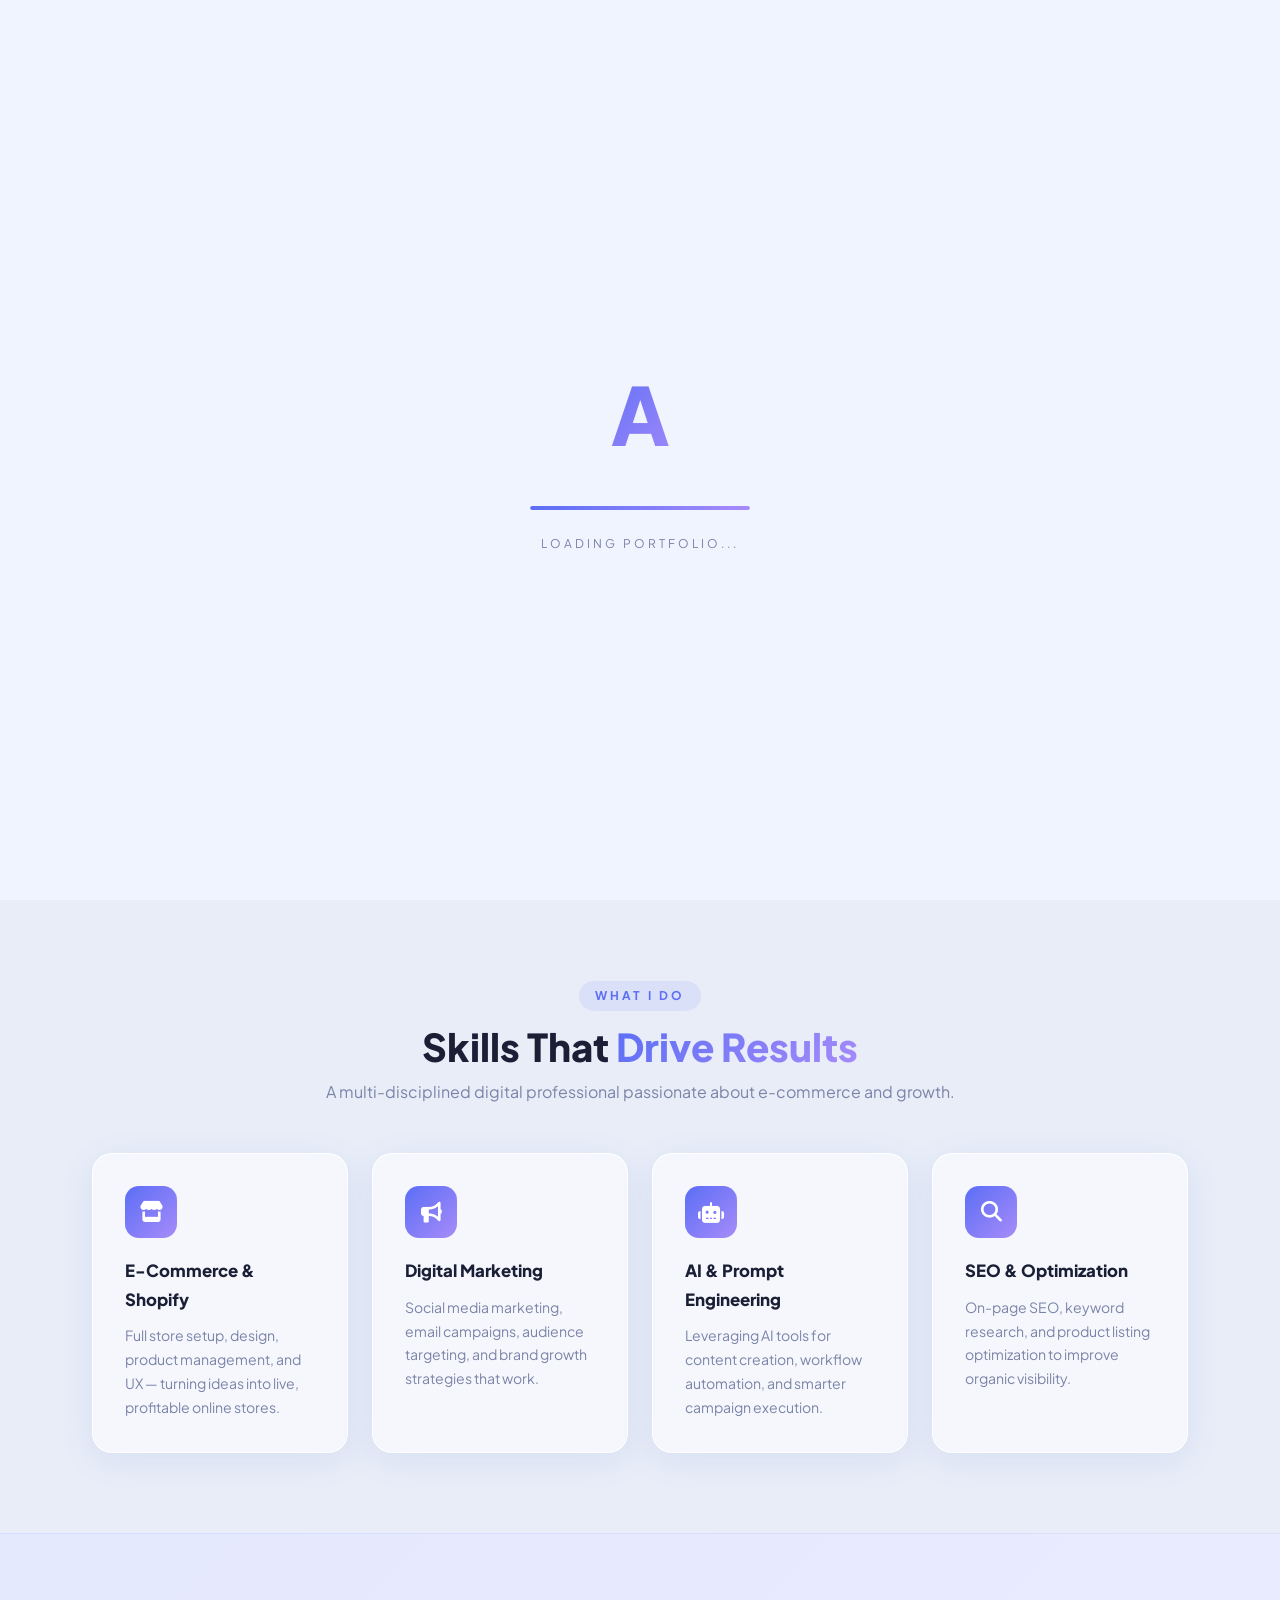
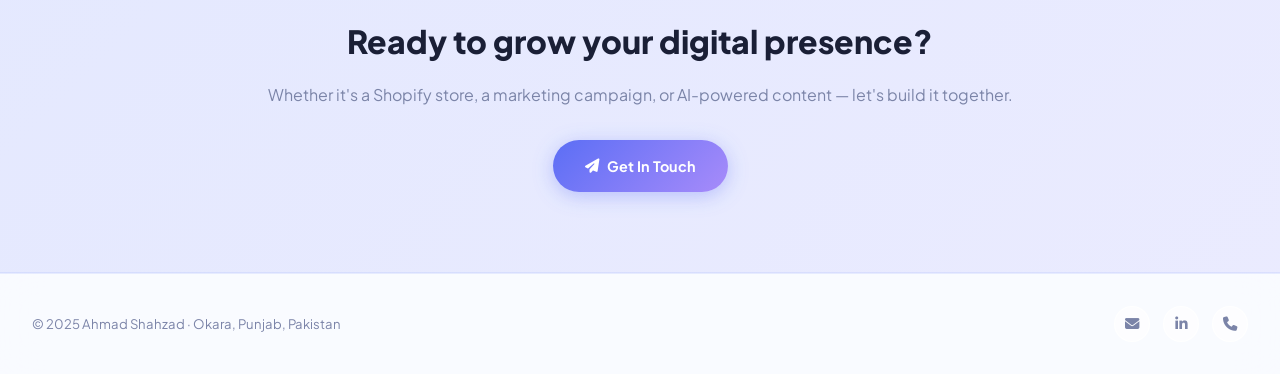
<file: index.html>
<!DOCTYPE html>
<html lang="en">
<head>
  <meta charset="UTF-8"/>
  <meta name="viewport" content="width=device-width,initial-scale=1.0"/>
  <title>Ahmad Shahzad | Digital Marketer & E-Commerce Specialist</title>
  <link rel="icon" href="data:image/svg+xml,<svg xmlns='http://www.w3.org/2000/svg' viewBox='0 0 100 100'><defs><linearGradient id='g' x1='0%' y1='0%' x2='100%' y2='100%'><stop offset='0%' stop-color='%235b6ef5'/><stop offset='100%' stop-color='%23a78bfa'/></linearGradient></defs><rect width='100' height='100' rx='22' fill='url(%23g)'/><text y='.9em' font-size='62' font-family='sans-serif' font-weight='700' fill='white' x='50%' text-anchor='middle' dy='8'>A</text></svg>">
  <link rel="stylesheet" href="style.css"/>
  <link href="https://fonts.googleapis.com/css2?family=Plus+Jakarta+Sans:wght@300;400;500;600;700;800&display=swap" rel="stylesheet"/>
  <link rel="stylesheet" href="https://cdnjs.cloudflare.com/ajax/libs/font-awesome/6.5.0/css/all.min.css"/>
</head>
<body>

<div class="blobs"><div class="blob blob1"></div><div class="blob blob2"></div><div class="blob blob3"></div></div>

<!-- PRELOADER -->
<div id="preloader">
  <div class="preloader-inner">
    <div class="preloader-logo">A</div>
    <div class="preloader-bar"><div class="preloader-fill"></div></div>
    <p class="preloader-text">Loading Portfolio...</p>
  </div>
</div>

<!-- NAVBAR -->
<nav class="navbar">
  <div class="nav-logo">Ahmad.</div>
  <ul class="nav-links">
    <li><a href="index.html" class="active">Home</a></li>
    <li><a href="about.html">About</a></li>
    <li><a href="skills.html">Skills</a></li>
    <li><a href="experience.html">Experience</a></li>
    <li><a href="portfolio.html">Portfolio</a></li>
    <li><a href="contact.html">Contact</a></li>
  </ul>
  <div class="hamburger" onclick="toggleMenu()"><i class="fas fa-bars"></i></div>
</nav>
<div class="mobile-menu" id="mobileMenu">
  <a href="index.html">Home</a><a href="about.html">About</a>
  <a href="skills.html">Skills</a><a href="experience.html">Experience</a>
  <a href="portfolio.html">Portfolio</a><a href="contact.html">Contact</a>
</div>

<!-- HERO -->
<section class="hero">
  <div class="hero-content">
    <span class="hero-tag">👋 Welcome to my Portfolio</span>
    <h1 class="hero-name">Ahmad<br/><span>Shahzad</span></h1>
    <div class="typewriter-wrap"><span id="typewriter"></span></div>
    <p class="hero-desc">Building digital experiences that grow businesses — from Shopify stores and social campaigns to AI-powered workflows.</p>
    <div class="hero-btns">
      <a href="portfolio.html" class="btn-primary"><i class="fas fa-briefcase"></i> View My Work</a>
      <a href="contact.html" class="btn-outline"><i class="fas fa-comment"></i> Let's Talk</a>
    </div>
    <div class="hero-stats">
      <div class="stat-item"><span>3+</span><p>Years Learning</p></div>
      <div class="stat-item"><span>5+</span><p>Stores Built</p></div>
      <div class="stat-item"><span>10+</span><p>Projects Done</p></div>
    </div>
  </div>
  <div class="hero-visual">
    <div class="hero-img-ring">
      <div class="hero-img-inner">
        <img src="images/profile.jpg" alt="Ahmad Shahzad"/>
      </div>
    </div>
    <div class="chip chip1"><i class="fas fa-store"></i> Shopify Specialist</div>
    <div class="chip chip2"><i class="fas fa-robot"></i> AI & Prompt Eng.</div>
    <div class="chip chip3"><i class="fas fa-chart-line"></i> Digital Marketing</div>
  </div>
</section>

<!-- WHAT I DO -->
<section class="what-i-do">
  <div class="container">
    <div style="text-align:center;margin-bottom:3rem">
      <span class="section-label">What I Do</span>
      <h2 class="section-title">Skills That <span>Drive Results</span></h2>
      <p class="section-sub">A multi-disciplined digital professional passionate about e-commerce and growth.</p>
    </div>
    <div class="wid-grid">
      <div class="wid-card glass fade-up">
        <div class="wid-icon"><i class="fas fa-store"></i></div>
        <h3>E-Commerce & Shopify</h3>
        <p>Full store setup, design, product management, and UX — turning ideas into live, profitable online stores.</p>
      </div>
      <div class="wid-card glass fade-up">
        <div class="wid-icon"><i class="fas fa-bullhorn"></i></div>
        <h3>Digital Marketing</h3>
        <p>Social media marketing, email campaigns, audience targeting, and brand growth strategies that work.</p>
      </div>
      <div class="wid-card glass fade-up">
        <div class="wid-icon"><i class="fas fa-robot"></i></div>
        <h3>AI & Prompt Engineering</h3>
        <p>Leveraging AI tools for content creation, workflow automation, and smarter campaign execution.</p>
      </div>
      <div class="wid-card glass fade-up">
        <div class="wid-icon"><i class="fas fa-search"></i></div>
        <h3>SEO & Optimization</h3>
        <p>On-page SEO, keyword research, and product listing optimization to improve organic visibility.</p>
      </div>
    </div>
  </div>
</section>

<!-- CTA -->
<section class="cta-banner">
  <div class="container">
    <h2>Ready to grow your digital presence?</h2>
    <p>Whether it's a Shopify store, a marketing campaign, or AI-powered content — let's build it together.</p>
    <a href="contact.html" class="btn-primary"><i class="fas fa-paper-plane"></i> Get In Touch</a>
  </div>
</section>

<!-- FOOTER -->
<footer class="footer">
  <p>© 2025 Ahmad Shahzad · Okara, Punjab, Pakistan</p>
  <div class="footer-links">
    <a href="mailto:ahmad18.learn@gmail.com" title="Email"><i class="fas fa-envelope"></i></a>
    <a href="https://linkedin.com/in/ahmad-shahzad" target="_blank" title="LinkedIn"><i class="fab fa-linkedin-in"></i></a>
    <a href="tel:+923285596471" title="Phone"><i class="fas fa-phone"></i></a>
  </div>
</footer>

<script src="main.js"></script>
</body>
</html>
</file>
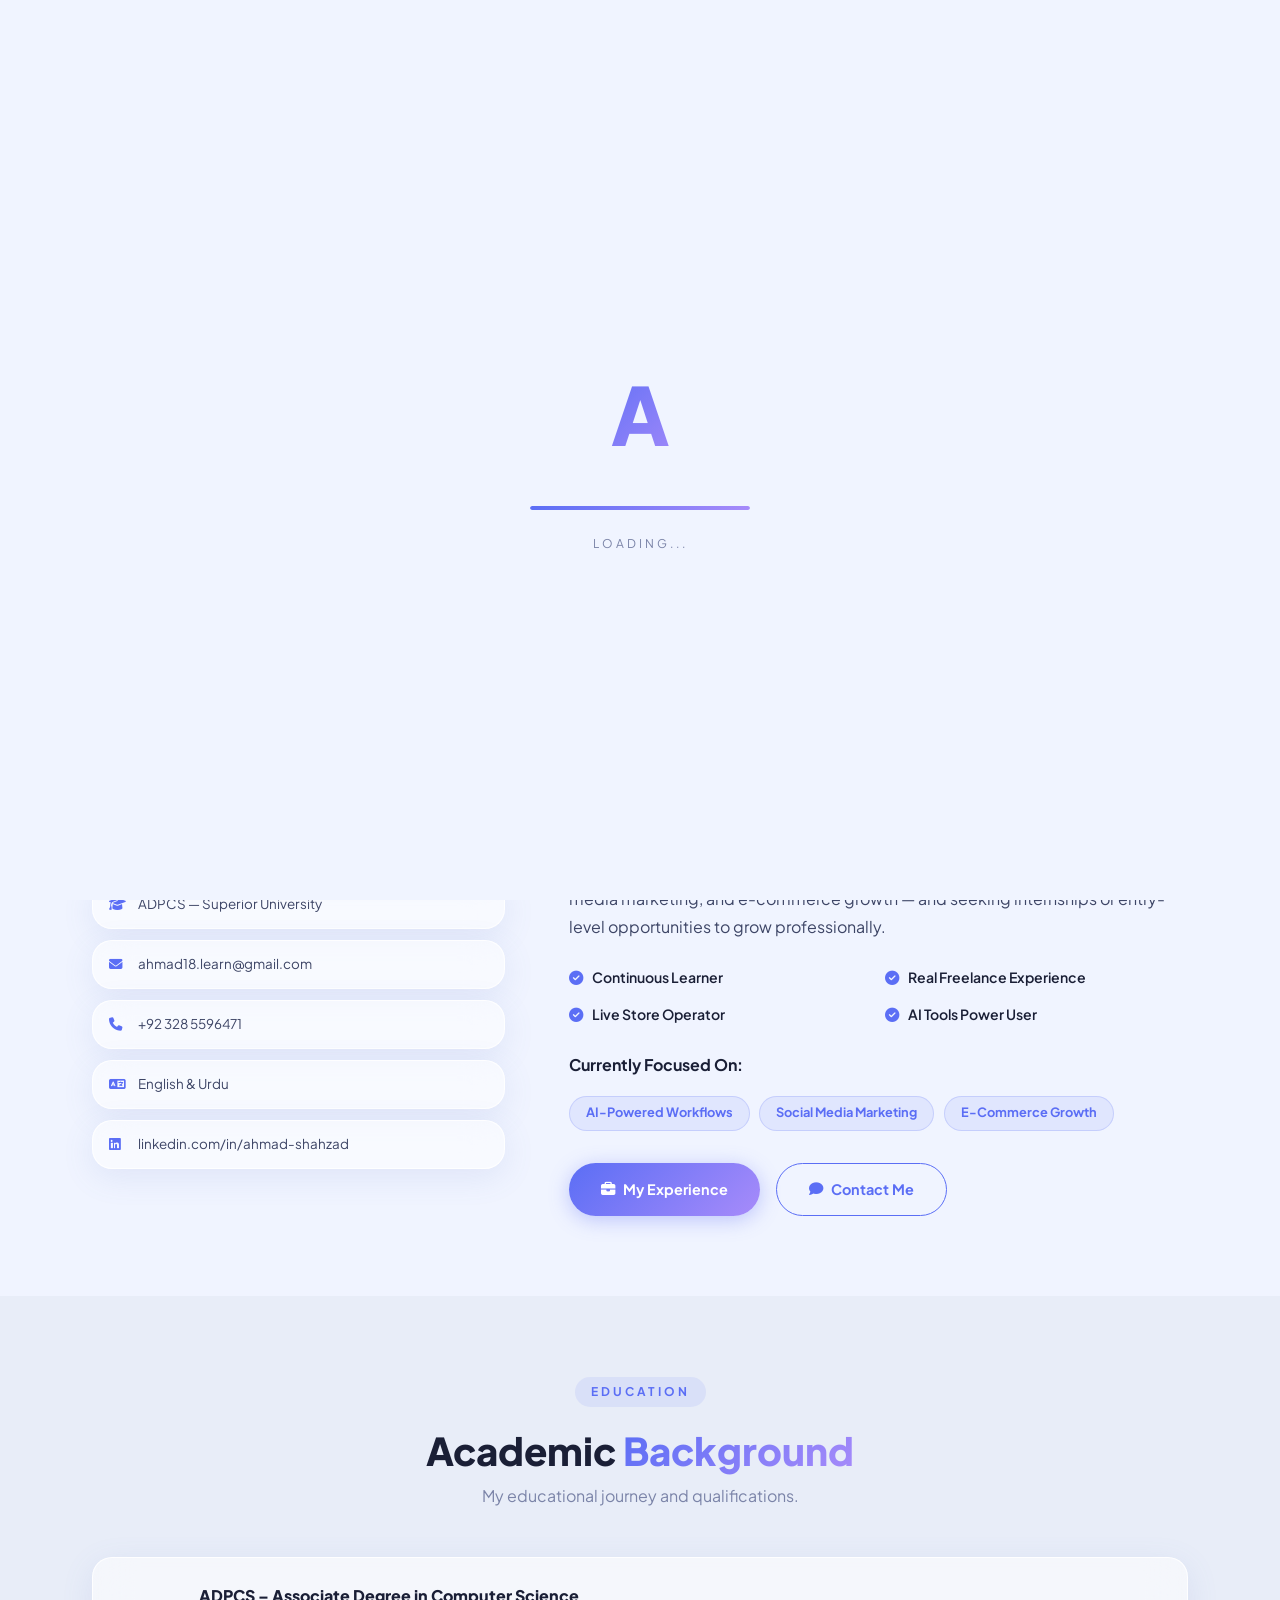
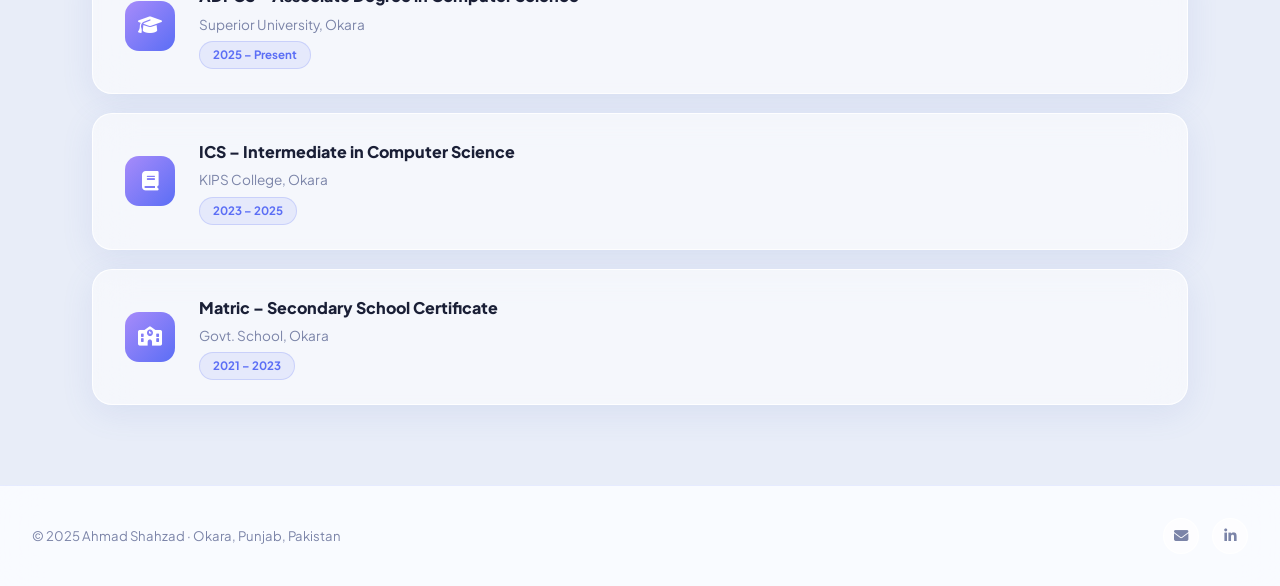
<file: about.html>
<!DOCTYPE html>
<html lang="en">
<head>
  <meta charset="UTF-8"/><meta name="viewport" content="width=device-width,initial-scale=1.0"/>
  <title>About | Ahmad Shahzad</title>
  <link rel="icon" href="data:image/svg+xml,<svg xmlns='http://www.w3.org/2000/svg' viewBox='0 0 100 100'><defs><linearGradient id='g' x1='0%' y1='0%' x2='100%' y2='100%'><stop offset='0%' stop-color='%235b6ef5'/><stop offset='100%' stop-color='%23a78bfa'/></linearGradient></defs><rect width='100' height='100' rx='22' fill='url(%23g)'/><text y='.9em' font-size='62' font-family='sans-serif' font-weight='700' fill='white' x='50%' text-anchor='middle' dy='8'>A</text></svg>">
  <link rel="stylesheet" href="style.css"/>
  <link href="https://fonts.googleapis.com/css2?family=Plus+Jakarta+Sans:wght@300;400;500;600;700;800&display=swap" rel="stylesheet"/>
  <link rel="stylesheet" href="https://cdnjs.cloudflare.com/ajax/libs/font-awesome/6.5.0/css/all.min.css"/>
</head>
<body>
<div class="blobs"><div class="blob blob1"></div><div class="blob blob2"></div><div class="blob blob3"></div></div>
<div id="preloader"><div class="preloader-inner"><div class="preloader-logo">A</div><div class="preloader-bar"><div class="preloader-fill"></div></div><p class="preloader-text">Loading...</p></div></div>
<nav class="navbar">
  <div class="nav-logo">Ahmad.</div>
  <ul class="nav-links">
    <li><a href="index.html">Home</a></li><li><a href="about.html" class="active">About</a></li>
    <li><a href="skills.html">Skills</a></li><li><a href="experience.html">Experience</a></li>
    <li><a href="portfolio.html">Portfolio</a></li><li><a href="contact.html">Contact</a></li>
  </ul>
  <div class="hamburger" onclick="toggleMenu()"><i class="fas fa-bars"></i></div>
</nav>
<div class="mobile-menu" id="mobileMenu">
  <a href="index.html">Home</a><a href="about.html">About</a><a href="skills.html">Skills</a>
  <a href="experience.html">Experience</a><a href="portfolio.html">Portfolio</a><a href="contact.html">Contact</a>
</div>

<section class="page-hero">
  <span class="section-label">Who I Am</span>
  <h1>About <span>Me</span></h1>
  <p>A passionate digital professional from Okara, Pakistan building real things online.</p>
</section>

<section class="about-section">
  <div class="container about-grid">
    <div class="about-img-wrap fade-up">
      <div class="about-photo glass"><img src="images/profile.jpg" alt="Ahmad Shahzad"/></div>
      <div class="info-cards">
        <div class="info-card glass"><i class="fas fa-map-marker-alt"></i> Okara, Punjab, Pakistan</div>
        <div class="info-card glass"><i class="fas fa-graduation-cap"></i> ADPCS — Superior University</div>
        <div class="info-card glass"><i class="fas fa-envelope"></i> ahmad18.learn@gmail.com</div>
        <div class="info-card glass"><i class="fas fa-phone"></i> +92 328 5596471</div>
        <div class="info-card glass"><i class="fas fa-language"></i> English & Urdu</div>
        <div class="info-card glass"><i class="fab fa-linkedin"></i> linkedin.com/in/ahmad-shahzad</div>
      </div>
    </div>
    <div class="about-text fade-up">
      <span class="section-label">My Story</span>
      <h2>Hi, I'm <span>Ahmad Shahzad</span></h2>
      <p>I'm a Computer Science student with hands-on experience in digital marketing, e-commerce, and modern ICT tools. I've designed multiple Shopify stores, operated a live online store, and worked with AI-powered tools for content creation and workflow automation.</p>
      <p>I completed a professional Digital Marketing course at Dees Welle Institute and have been applying those skills in real freelance projects ever since. I enjoy exploring technology, building digital products, and continuously improving my craft.</p>
      <p>Currently focused on strengthening my skills in AI-powered workflows, social media marketing, and e-commerce growth — and seeking internships or entry-level opportunities to grow professionally.</p>
      <div class="about-highlights">
        <div class="ah-item"><i class="fas fa-check-circle"></i> Continuous Learner</div>
        <div class="ah-item"><i class="fas fa-check-circle"></i> Real Freelance Experience</div>
        <div class="ah-item"><i class="fas fa-check-circle"></i> Live Store Operator</div>
        <div class="ah-item"><i class="fas fa-check-circle"></i> AI Tools Power User</div>
      </div>
      <p style="margin-top:1.2rem;font-weight:700;color:var(--text)">Currently Focused On:</p>
      <div class="focus-badges">
        <span class="badge">AI-Powered Workflows</span>
        <span class="badge">Social Media Marketing</span>
        <span class="badge">E-Commerce Growth</span>
      </div>
      <div style="display:flex;gap:1rem;flex-wrap:wrap;margin-top:2rem">
        <a href="experience.html" class="btn-primary"><i class="fas fa-briefcase"></i> My Experience</a>
        <a href="contact.html" class="btn-outline"><i class="fas fa-comment"></i> Contact Me</a>
      </div>
    </div>
  </div>
</section>

<section class="edu-section">
  <div class="container">
    <div style="text-align:center;margin-bottom:0.5rem"><span class="section-label">Education</span></div>
    <h2 class="section-title" style="text-align:center">Academic <span>Background</span></h2>
    <p class="section-sub" style="text-align:center">My educational journey and qualifications.</p>
    <div class="edu-cards">
      <div class="edu-card glass fade-up">
        <div class="edu-icon"><i class="fas fa-graduation-cap"></i></div>
        <div>
          <h3>ADPCS – Associate Degree in Computer Science</h3>
          <p class="school">Superior University, Okara</p>
          <span class="year-tag">2025 – Present</span>
        </div>
      </div>
      <div class="edu-card glass fade-up">
        <div class="edu-icon"><i class="fas fa-book"></i></div>
        <div>
          <h3>ICS – Intermediate in Computer Science</h3>
          <p class="school">KIPS College, Okara</p>
          <span class="year-tag">2023 – 2025</span>
        </div>
      </div>
      <div class="edu-card glass fade-up">
        <div class="edu-icon"><i class="fas fa-school"></i></div>
        <div>
          <h3>Matric – Secondary School Certificate</h3>
          <p class="school">Govt. School, Okara</p>
          <span class="year-tag">2021 – 2023</span>
        </div>
      </div>
    </div>
  </div>
</section>

<footer class="footer">
  <p>© 2025 Ahmad Shahzad · Okara, Punjab, Pakistan</p>
  <div class="footer-links">
    <a href="mailto:ahmad18.learn@gmail.com"><i class="fas fa-envelope"></i></a>
    <a href="https://linkedin.com/in/ahmad-shahzad" target="_blank"><i class="fab fa-linkedin-in"></i></a>
  </div>
</footer>
<script src="main.js"></script>
</body>
</html>
</file>
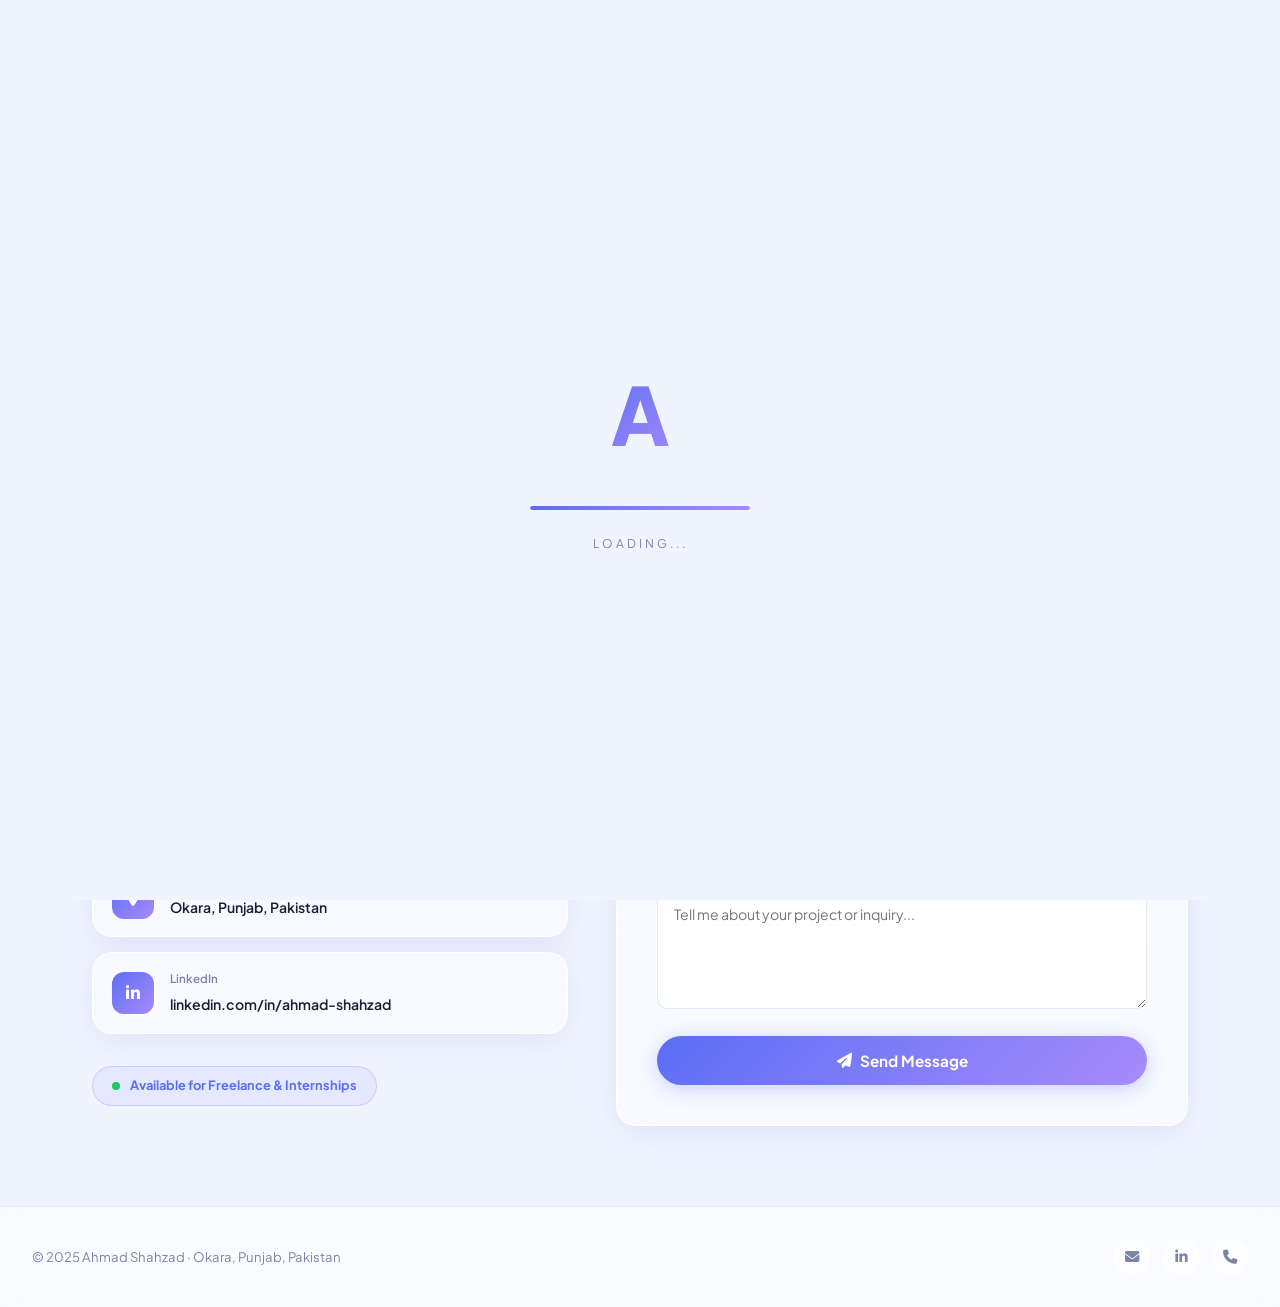
<file: contact.html>
<!DOCTYPE html>
<html lang="en">
<head>
  <meta charset="UTF-8"/><meta name="viewport" content="width=device-width,initial-scale=1.0"/>
  <title>Contact | Ahmad Shahzad</title>
  <link rel="icon" href="data:image/svg+xml,<svg xmlns='http://www.w3.org/2000/svg' viewBox='0 0 100 100'><defs><linearGradient id='g' x1='0%' y1='0%' x2='100%' y2='100%'><stop offset='0%' stop-color='%235b6ef5'/><stop offset='100%' stop-color='%23a78bfa'/></linearGradient></defs><rect width='100' height='100' rx='22' fill='url(%23g)'/><text y='.9em' font-size='62' font-family='sans-serif' font-weight='700' fill='white' x='50%' text-anchor='middle' dy='8'>A</text></svg>">
  <link rel="stylesheet" href="style.css"/>
  <link href="https://fonts.googleapis.com/css2?family=Plus+Jakarta+Sans:wght@300;400;500;600;700;800&display=swap" rel="stylesheet"/>
  <link rel="stylesheet" href="https://cdnjs.cloudflare.com/ajax/libs/font-awesome/6.5.0/css/all.min.css"/>
</head>
<body>
<div class="blobs"><div class="blob blob1"></div><div class="blob blob2"></div><div class="blob blob3"></div></div>
<div id="preloader"><div class="preloader-inner"><div class="preloader-logo">A</div><div class="preloader-bar"><div class="preloader-fill"></div></div><p class="preloader-text">Loading...</p></div></div>
<nav class="navbar">
  <div class="nav-logo">Ahmad.</div>
  <ul class="nav-links">
    <li><a href="index.html">Home</a></li><li><a href="about.html">About</a></li>
    <li><a href="skills.html">Skills</a></li><li><a href="experience.html">Experience</a></li>
    <li><a href="portfolio.html">Portfolio</a></li><li><a href="contact.html" class="active">Contact</a></li>
  </ul>
  <div class="hamburger" onclick="toggleMenu()"><i class="fas fa-bars"></i></div>
</nav>
<div class="mobile-menu" id="mobileMenu">
  <a href="index.html">Home</a><a href="about.html">About</a><a href="skills.html">Skills</a>
  <a href="experience.html">Experience</a><a href="portfolio.html">Portfolio</a><a href="contact.html">Contact</a>
</div>

<section class="page-hero">
  <span class="section-label">Let's Connect</span>
  <h1>Get In <span>Touch</span></h1>
  <p>Available for freelance projects, internships, and collaborations. Let's talk!</p>
</section>

<section class="contact-section">
  <div class="container contact-grid">

    <div class="contact-info fade-up">
      <h2>Let's <span>Talk</span></h2>
      <p>Whether you need a Shopify store, a marketing campaign, AI content solutions, or just want to connect — I'd love to hear from you.</p>
      <div class="contact-cards">
        <div class="contact-card glass">
          <div class="cc-icon"><i class="fas fa-envelope"></i></div>
          <div><p class="cc-label">Email</p><a href="mailto:ahmad18.learn@gmail.com">ahmad18.learn@gmail.com</a></div>
        </div>
        <div class="contact-card glass">
          <div class="cc-icon"><i class="fas fa-phone"></i></div>
          <div><p class="cc-label">Phone</p><a href="tel:+923285596471">+92 328 5596471</a></div>
        </div>
        <div class="contact-card glass">
          <div class="cc-icon"><i class="fas fa-map-marker-alt"></i></div>
          <div><p class="cc-label">Location</p><p>Okara, Punjab, Pakistan</p></div>
        </div>
        <div class="contact-card glass">
          <div class="cc-icon"><i class="fab fa-linkedin-in"></i></div>
          <div><p class="cc-label">LinkedIn</p><a href="https://linkedin.com/in/ahmad-shahzad" target="_blank">linkedin.com/in/ahmad-shahzad</a></div>
        </div>
      </div>
      <div class="avail-badge">
        <span class="avail-dot"></span> Available for Freelance & Internships
      </div>
    </div>

    <div class="contact-form-card glass fade-up">
      <h3>Send a Message</h3>
      <form id="contactForm" action="https://formspree.io/f/mjgjopyw" method="POST">
        <div class="form-group">
          <label for="name">Full Name</label>
          <input type="text" id="name" name="name" placeholder="e.g. Ali Hassan"/>
          <p class="form-error" id="nameErr"></p>
        </div>
        <div class="form-group">
          <label for="email">Email Address</label>
          <input type="email" id="email" name="email" placeholder="your@email.com"/>
          <p class="form-error" id="emailErr"></p>
        </div>
        <div class="form-group">
          <label for="subject">Subject</label>
          <select id="subject" name="subject">
            <option value="">Select a topic...</option>
            <option>General Inquiry</option>
            <option>Hire Me</option>
            <option>Project Discussion</option>
            <option>Shopify Store Design</option>
            <option>Digital Marketing</option>
            <option>Other</option>
          </select>
        </div>
        <div class="form-group">
          <label for="message">Message</label>
          <textarea id="message" name="message" rows="5" placeholder="Tell me about your project or inquiry..."></textarea>
          <p class="form-error" id="messageErr"></p>
        </div>
        <button type="submit" class="btn-submit">
          <i class="fas fa-paper-plane"></i> Send Message
        </button>
        <div class="form-success" id="formSuccess">
          ✅ Thanks! Your message was sent. I'll get back to you soon!
        </div>
      </form>
    </div>

  </div>
</section>

<footer class="footer">
  <p>© 2025 Ahmad Shahzad · Okara, Punjab, Pakistan</p>
  <div class="footer-links">
    <a href="mailto:ahmad18.learn@gmail.com"><i class="fas fa-envelope"></i></a>
    <a href="https://linkedin.com/in/ahmad-shahzad" target="_blank"><i class="fab fa-linkedin-in"></i></a>
    <a href="tel:+923285596471"><i class="fas fa-phone"></i></a>
  </div>
</footer>
<script src="main.js"></script>
</body>
</html>
</file>
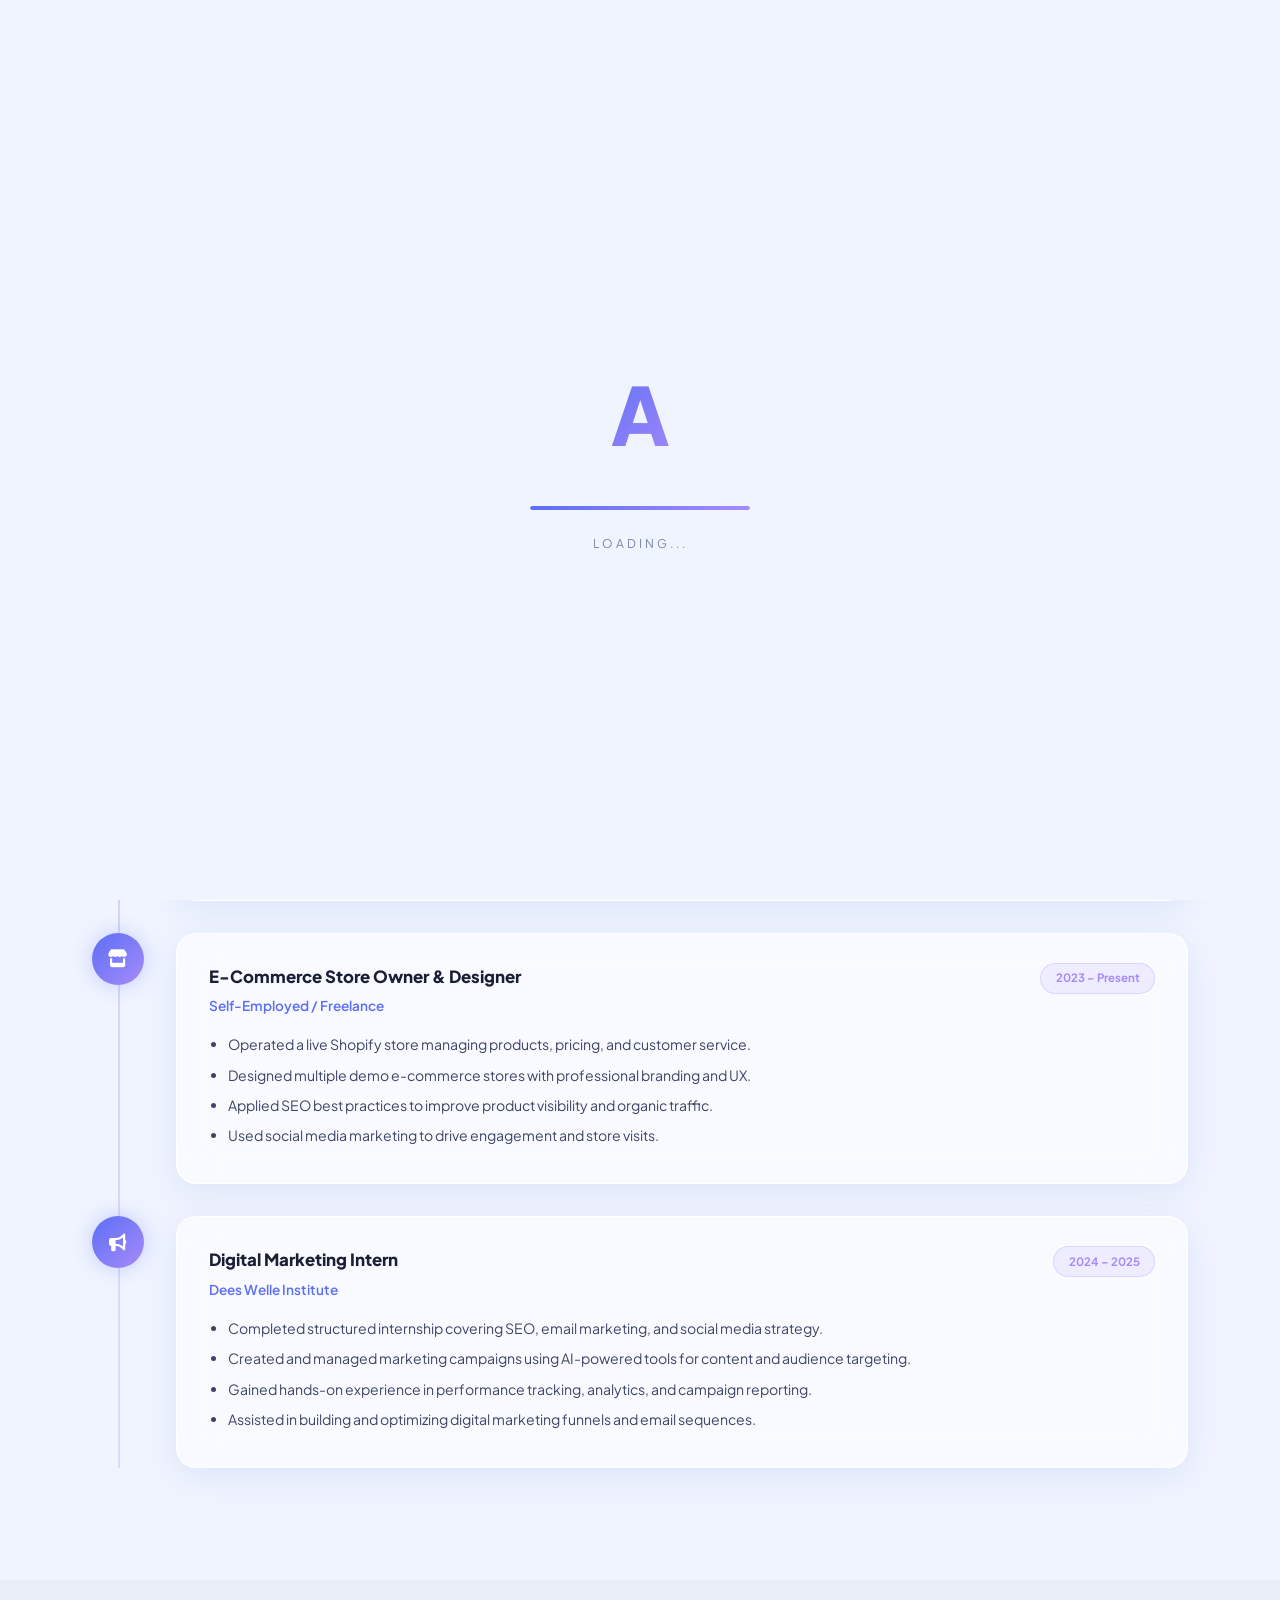
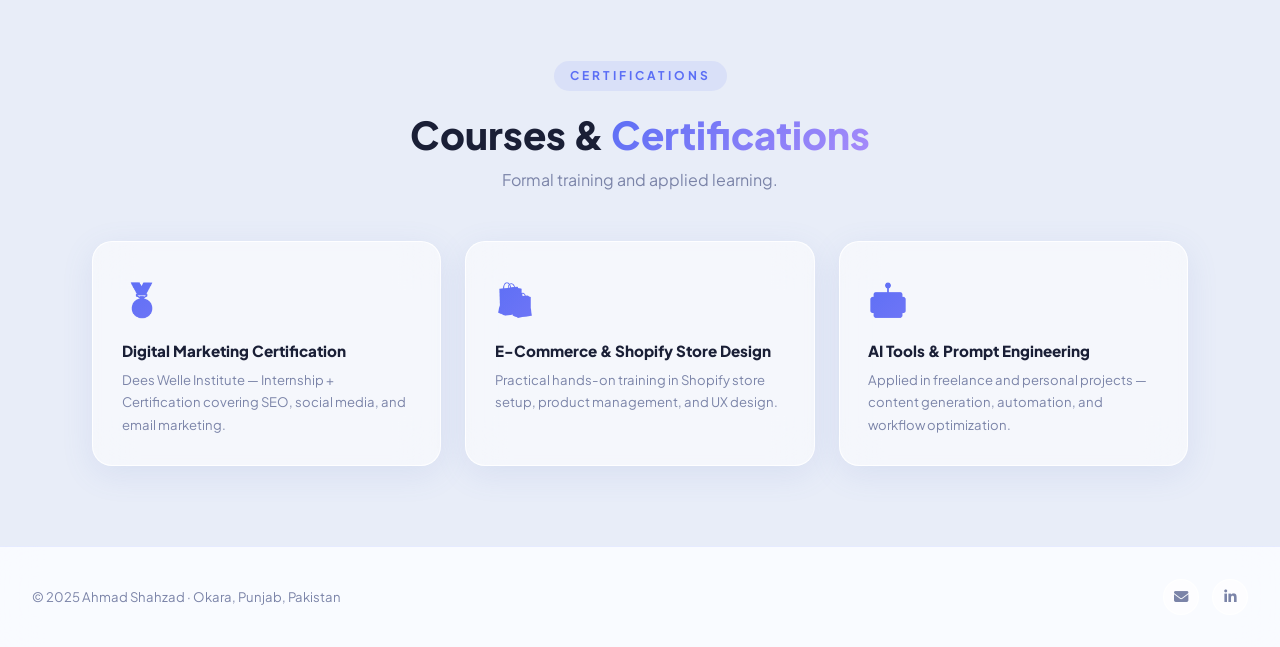
<file: experience.html>
<!DOCTYPE html>
<html lang="en">
<head>
  <meta charset="UTF-8"/><meta name="viewport" content="width=device-width,initial-scale=1.0"/>
  <title>Experience | Ahmad Shahzad</title>
  <link rel="icon" href="data:image/svg+xml,<svg xmlns='http://www.w3.org/2000/svg' viewBox='0 0 100 100'><defs><linearGradient id='g' x1='0%' y1='0%' x2='100%' y2='100%'><stop offset='0%' stop-color='%235b6ef5'/><stop offset='100%' stop-color='%23a78bfa'/></linearGradient></defs><rect width='100' height='100' rx='22' fill='url(%23g)'/><text y='.9em' font-size='62' font-family='sans-serif' font-weight='700' fill='white' x='50%' text-anchor='middle' dy='8'>A</text></svg>">
  <link rel="stylesheet" href="style.css"/>
  <link href="https://fonts.googleapis.com/css2?family=Plus+Jakarta+Sans:wght@300;400;500;600;700;800&display=swap" rel="stylesheet"/>
  <link rel="stylesheet" href="https://cdnjs.cloudflare.com/ajax/libs/font-awesome/6.5.0/css/all.min.css"/>
</head>
<body>
<div class="blobs"><div class="blob blob1"></div><div class="blob blob2"></div><div class="blob blob3"></div></div>
<div id="preloader"><div class="preloader-inner"><div class="preloader-logo">A</div><div class="preloader-bar"><div class="preloader-fill"></div></div><p class="preloader-text">Loading...</p></div></div>
<nav class="navbar">
  <div class="nav-logo">Ahmad.</div>
  <ul class="nav-links">
    <li><a href="index.html">Home</a></li><li><a href="about.html">About</a></li>
    <li><a href="skills.html">Skills</a></li><li><a href="experience.html" class="active">Experience</a></li>
    <li><a href="portfolio.html">Portfolio</a></li><li><a href="contact.html">Contact</a></li>
  </ul>
  <div class="hamburger" onclick="toggleMenu()"><i class="fas fa-bars"></i></div>
</nav>
<div class="mobile-menu" id="mobileMenu">
  <a href="index.html">Home</a><a href="about.html">About</a><a href="skills.html">Skills</a>
  <a href="experience.html">Experience</a><a href="portfolio.html">Portfolio</a><a href="contact.html">Contact</a>
</div>

<section class="page-hero">
  <span class="section-label">Track Record</span>
  <h1>My <span>Experience</span></h1>
  <p>Real-world work across freelancing, e-commerce, and digital marketing.</p>
</section>

<section class="exp-section">
  <div class="container">
    <span class="section-label">Work History</span>
    <h2 class="section-title">Professional <span>Journey</span></h2>
    <p class="section-sub">Hands-on roles that shaped my digital expertise.</p>

    <div class="timeline">
      <div class="tl-item fade-up">
        <div class="tl-dot"><i class="fas fa-laptop"></i></div>
        <div class="tl-card glass">
          <div class="tl-header">
            <div><h3>Freelance Digital Marketer & AI Specialist</h3><p class="tl-company">Independent</p></div>
            <span class="tl-date">2024 – Present</span>
          </div>
          <ul>
            <li>Social media marketing services including content creation and performance analysis.</li>
            <li>AI prompt engineering solutions for automated content and workflow optimization.</li>
            <li>Email marketing campaigns including list building and sequence design.</li>
            <li>ICT support and Microsoft Office assistance to clients and small businesses.</li>
          </ul>
        </div>
      </div>
      <div class="tl-item fade-up">
        <div class="tl-dot"><i class="fas fa-store"></i></div>
        <div class="tl-card glass">
          <div class="tl-header">
            <div><h3>E-Commerce Store Owner & Designer</h3><p class="tl-company">Self-Employed / Freelance</p></div>
            <span class="tl-date">2023 – Present</span>
          </div>
          <ul>
            <li>Operated a live Shopify store managing products, pricing, and customer service.</li>
            <li>Designed multiple demo e-commerce stores with professional branding and UX.</li>
            <li>Applied SEO best practices to improve product visibility and organic traffic.</li>
            <li>Used social media marketing to drive engagement and store visits.</li>
          </ul>
        </div>
      </div>
      <div class="tl-item fade-up">
        <div class="tl-dot"><i class="fas fa-bullhorn"></i></div>
        <div class="tl-card glass">
          <div class="tl-header">
            <div><h3>Digital Marketing Intern</h3><p class="tl-company">Dees Welle Institute</p></div>
            <span class="tl-date">2024 – 2025</span>
          </div>
          <ul>
            <li>Completed structured internship covering SEO, email marketing, and social media strategy.</li>
            <li>Created and managed marketing campaigns using AI-powered tools for content and audience targeting.</li>
            <li>Gained hands-on experience in performance tracking, analytics, and campaign reporting.</li>
            <li>Assisted in building and optimizing digital marketing funnels and email sequences.</li>
          </ul>
        </div>
      </div>
    </div>
  </div>
</section>

<section class="cert-section">
  <div class="container">
    <div style="text-align:center;margin-bottom:0.5rem"><span class="section-label">Certifications</span></div>
    <h2 class="section-title" style="text-align:center">Courses & <span>Certifications</span></h2>
    <p class="section-sub" style="text-align:center">Formal training and applied learning.</p>
    <div class="cert-grid">
      <div class="cert-card glass fade-up">
        <span class="cert-icon">🏅</span>
        <h3>Digital Marketing Certification</h3>
        <p>Dees Welle Institute — Internship + Certification covering SEO, social media, and email marketing.</p>
      </div>
      <div class="cert-card glass fade-up">
        <span class="cert-icon">🛍️</span>
        <h3>E-Commerce & Shopify Store Design</h3>
        <p>Practical hands-on training in Shopify store setup, product management, and UX design.</p>
      </div>
      <div class="cert-card glass fade-up">
        <span class="cert-icon">🤖</span>
        <h3>AI Tools & Prompt Engineering</h3>
        <p>Applied in freelance and personal projects — content generation, automation, and workflow optimization.</p>
      </div>
    </div>
  </div>
</section>

<footer class="footer">
  <p>© 2025 Ahmad Shahzad · Okara, Punjab, Pakistan</p>
  <div class="footer-links">
    <a href="mailto:ahmad18.learn@gmail.com"><i class="fas fa-envelope"></i></a>
    <a href="https://linkedin.com/in/ahmad-shahzad" target="_blank"><i class="fab fa-linkedin-in"></i></a>
  </div>
</footer>
<script src="main.js"></script>
</body>
</html>
</file>
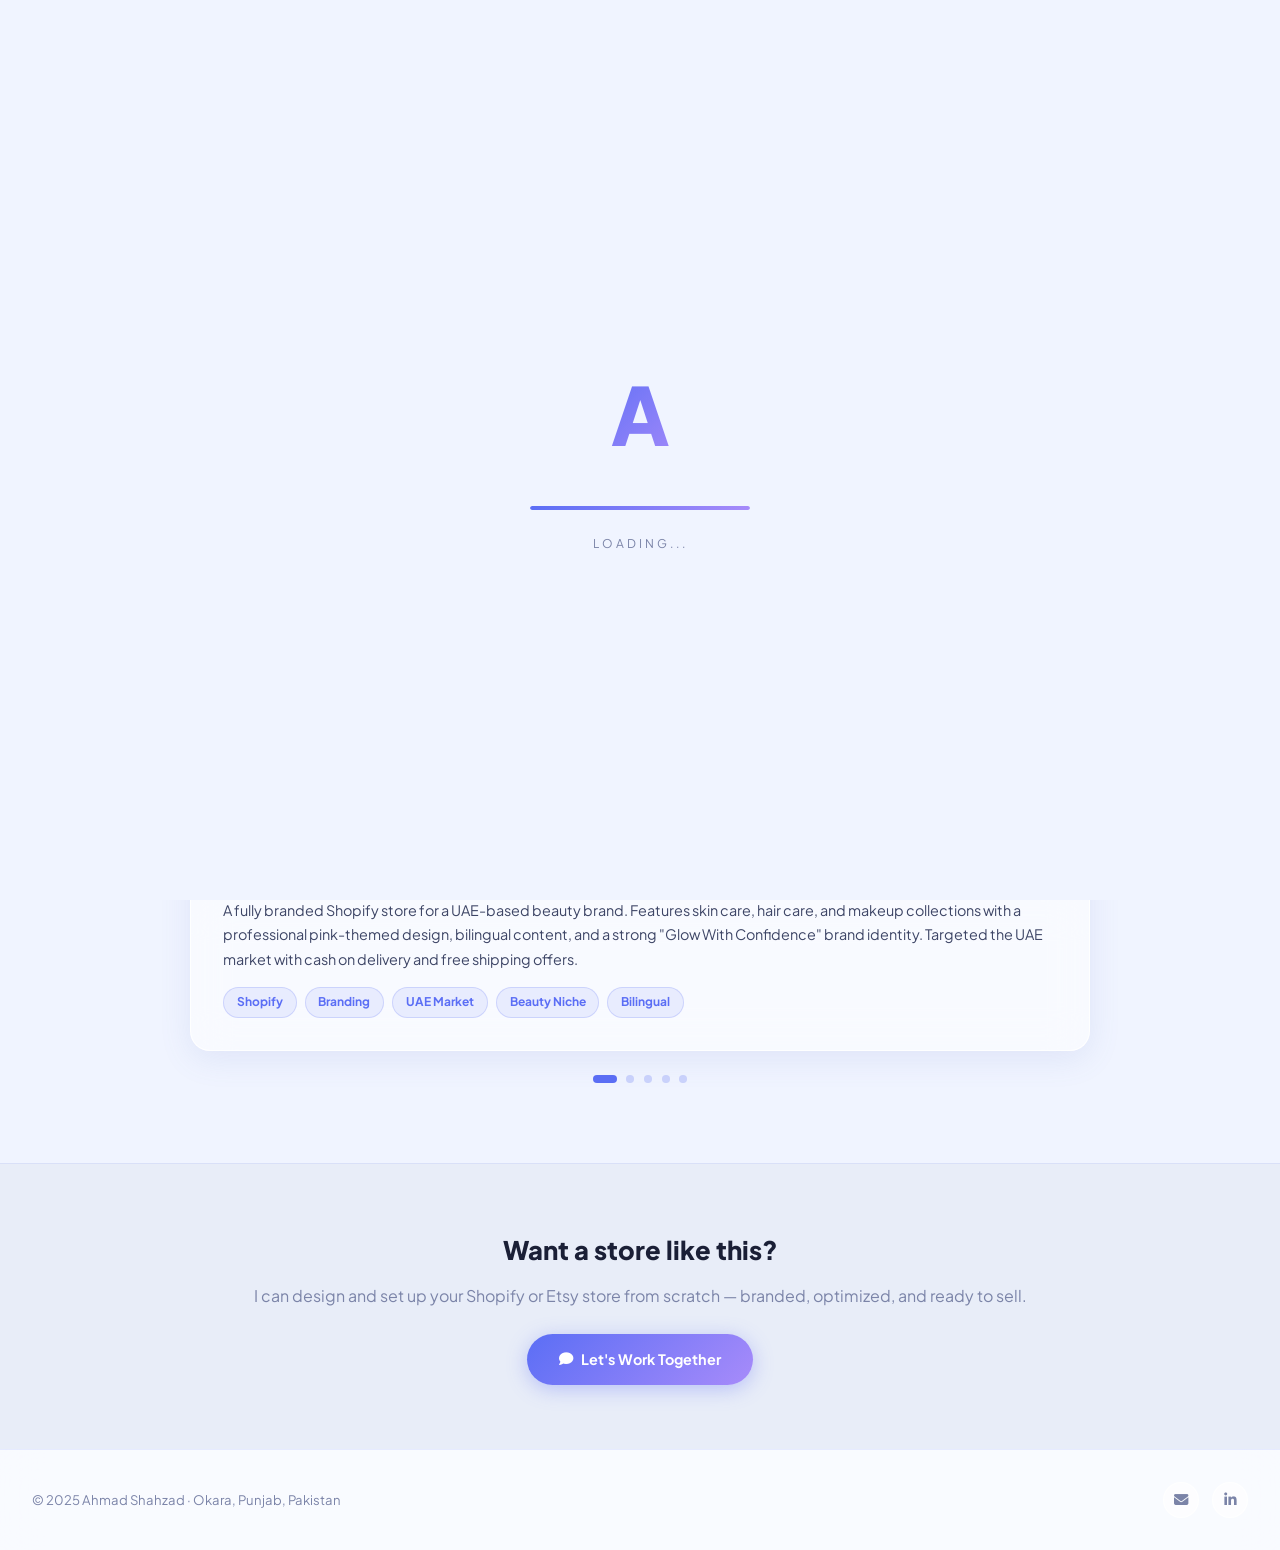
<file: portfolio.html>
<!DOCTYPE html>
<html lang="en">
<head>
  <meta charset="UTF-8"/><meta name="viewport" content="width=device-width,initial-scale=1.0"/>
  <title>Portfolio | Ahmad Shahzad</title>
  <link rel="icon" href="data:image/svg+xml,<svg xmlns='http://www.w3.org/2000/svg' viewBox='0 0 100 100'><defs><linearGradient id='g' x1='0%' y1='0%' x2='100%' y2='100%'><stop offset='0%' stop-color='%235b6ef5'/><stop offset='100%' stop-color='%23a78bfa'/></linearGradient></defs><rect width='100' height='100' rx='22' fill='url(%23g)'/><text y='.9em' font-size='62' font-family='sans-serif' font-weight='700' fill='white' x='50%' text-anchor='middle' dy='8'>A</text></svg>">
  <link rel="stylesheet" href="style.css"/>
  <link href="https://fonts.googleapis.com/css2?family=Plus+Jakarta+Sans:wght@300;400;500;600;700;800&display=swap" rel="stylesheet"/>
  <link rel="stylesheet" href="https://cdnjs.cloudflare.com/ajax/libs/font-awesome/6.5.0/css/all.min.css"/>
</head>
<body>
<div class="blobs"><div class="blob blob1"></div><div class="blob blob2"></div><div class="blob blob3"></div></div>
<div id="preloader"><div class="preloader-inner"><div class="preloader-logo">A</div><div class="preloader-bar"><div class="preloader-fill"></div></div><p class="preloader-text">Loading...</p></div></div>
<nav class="navbar">
  <div class="nav-logo">Ahmad.</div>
  <ul class="nav-links">
    <li><a href="index.html">Home</a></li><li><a href="about.html">About</a></li>
    <li><a href="skills.html">Skills</a></li><li><a href="experience.html">Experience</a></li>
    <li><a href="portfolio.html" class="active">Portfolio</a></li><li><a href="contact.html">Contact</a></li>
  </ul>
  <div class="hamburger" onclick="toggleMenu()"><i class="fas fa-bars"></i></div>
</nav>
<div class="mobile-menu" id="mobileMenu">
  <a href="index.html">Home</a><a href="about.html">About</a><a href="skills.html">Skills</a>
  <a href="experience.html">Experience</a><a href="portfolio.html">Portfolio</a><a href="contact.html">Contact</a>
</div>

<section class="page-hero">
  <span class="section-label">My Work</span>
  <h1>Store <span>Portfolio</span></h1>
  <p>A showcase of e-commerce stores I've designed, built, and managed across platforms.</p>
</section>

<section class="portfolio-section">
  <div class="container">
    <div class="carousel-wrap fade-up">
      <div class="carousel glass">
        <div class="carousel-track">

          <div class="carousel-slide">
            <img src="images/store1.jpg" alt="Lumeva Beauty Store" class="slide-img"/>
            <div class="slide-content">
              <h3>Lumeva — Beauty & Skincare Store</h3>
              <p>A fully branded Shopify store for a UAE-based beauty brand. Features skin care, hair care, and makeup collections with a professional pink-themed design, bilingual content, and a strong "Glow With Confidence" brand identity. Targeted the UAE market with cash on delivery and free shipping offers.</p>
              <div class="slide-tags">
                <span class="slide-tag">Shopify</span><span class="slide-tag">Branding</span>
                <span class="slide-tag">UAE Market</span><span class="slide-tag">Beauty Niche</span><span class="slide-tag">Bilingual</span>
              </div>
            </div>
          </div>

          <div class="carousel-slide">
            <img src="images/store2.jpg" alt="Luxury Craft Store" class="slide-img"/>
            <div class="slide-content">
              <h3>Luxury Craft — Multi-Category Store</h3>
              <p>A multi-category Shopify store covering fashion, health & beauty, home & kitchen, and electronics. Designed with a bold teal and black theme targeting Pakistani buyers with free shipping on orders above Rs. 1999 and an active flash sale campaign to drive conversions.</p>
              <div class="slide-tags">
                <span class="slide-tag">Shopify</span><span class="slide-tag">Multi-Category</span>
                <span class="slide-tag">Pakistan Market</span><span class="slide-tag">SEO</span><span class="slide-tag">UX Design</span>
              </div>
            </div>
          </div>

          <div class="carousel-slide">
            <img src="images/store3.jpg" alt="Amaze Craft Dark Theme" class="slide-img"/>
            <div class="slide-content">
              <h3>Amaze Craft — Wall Decor & Watches</h3>
              <p>A premium dark-themed Shopify store for a UAE-based brand selling Islamic wall art, acrylic wall decor, and luxury watches. The elegant navy and gold color scheme communicates premium quality, with a curated product experience and bilingual product announcements.</p>
              <div class="slide-tags">
                <span class="slide-tag">Shopify</span><span class="slide-tag">Premium Design</span>
                <span class="slide-tag">UAE Market</span><span class="slide-tag">Luxury Niche</span><span class="slide-tag">Islamic Art</span>
              </div>
            </div>
          </div>

          <div class="carousel-slide">
            <img src="images/store4.jpg" alt="Amaze Craft Handmade" class="slide-img"/>
            <div class="slide-content">
              <h3>Amaze Craft — Handmade & CNC Decor</h3>
              <p>A warm, artisan-themed Shopify store specializing in handmade crafts and CNC wood decor. The beige and brown palette creates a natural, trustworthy feel. Features a 14-day easy return policy and prominently showcases handcrafted products with a seasonal 50% sale campaign.</p>
              <div class="slide-tags">
                <span class="slide-tag">Shopify</span><span class="slide-tag">Handmade Niche</span>
                <span class="slide-tag">CNC Decor</span><span class="slide-tag">Branding</span><span class="slide-tag">Artisan Theme</span>
              </div>
            </div>
          </div>

          <div class="carousel-slide">
            <img src="images/store5.jpg" alt="NovaDrop Studio Etsy" class="slide-img"/>
            <div class="slide-content">
              <h3>NovaDrop Studio — Etsy Marketplace</h3>
              <p>A beautifully branded Etsy storefront for NovaDrop Studio with the tagline "Designed to Inspire. Made to Love." Features an elegant gold and neutral branding system with a premium monogram logo. The shop showcases 28+ digital and physical products with optimized listings, tags, and SEO-friendly product descriptions for organic marketplace visibility.</p>
              <div class="slide-tags">
                <span class="slide-tag">Etsy</span><span class="slide-tag">SEO</span>
                <span class="slide-tag">Product Listing</span><span class="slide-tag">Marketplace</span><span class="slide-tag">Digital Products</span>
              </div>
            </div>
          </div>

        </div>
      </div>
      <button class="carousel-btn carousel-prev"><i class="fas fa-chevron-left"></i></button>
      <button class="carousel-btn carousel-next"><i class="fas fa-chevron-right"></i></button>
      <div class="carousel-dots">
        <div class="dot active"></div><div class="dot"></div><div class="dot"></div>
        <div class="dot"></div><div class="dot"></div>
      </div>
    </div>
  </div>
</section>

<section class="portfolio-cta">
  <div class="container">
    <h3>Want a store like this?</h3>
    <p>I can design and set up your Shopify or Etsy store from scratch — branded, optimized, and ready to sell.</p>
    <a href="contact.html" class="btn-primary"><i class="fas fa-comment"></i> Let's Work Together</a>
  </div>
</section>

<footer class="footer">
  <p>© 2025 Ahmad Shahzad · Okara, Punjab, Pakistan</p>
  <div class="footer-links">
    <a href="mailto:ahmad18.learn@gmail.com"><i class="fas fa-envelope"></i></a>
    <a href="https://linkedin.com/in/ahmad-shahzad" target="_blank"><i class="fab fa-linkedin-in"></i></a>
  </div>
</footer>
<script src="main.js"></script>
</body>
</html>
</file>
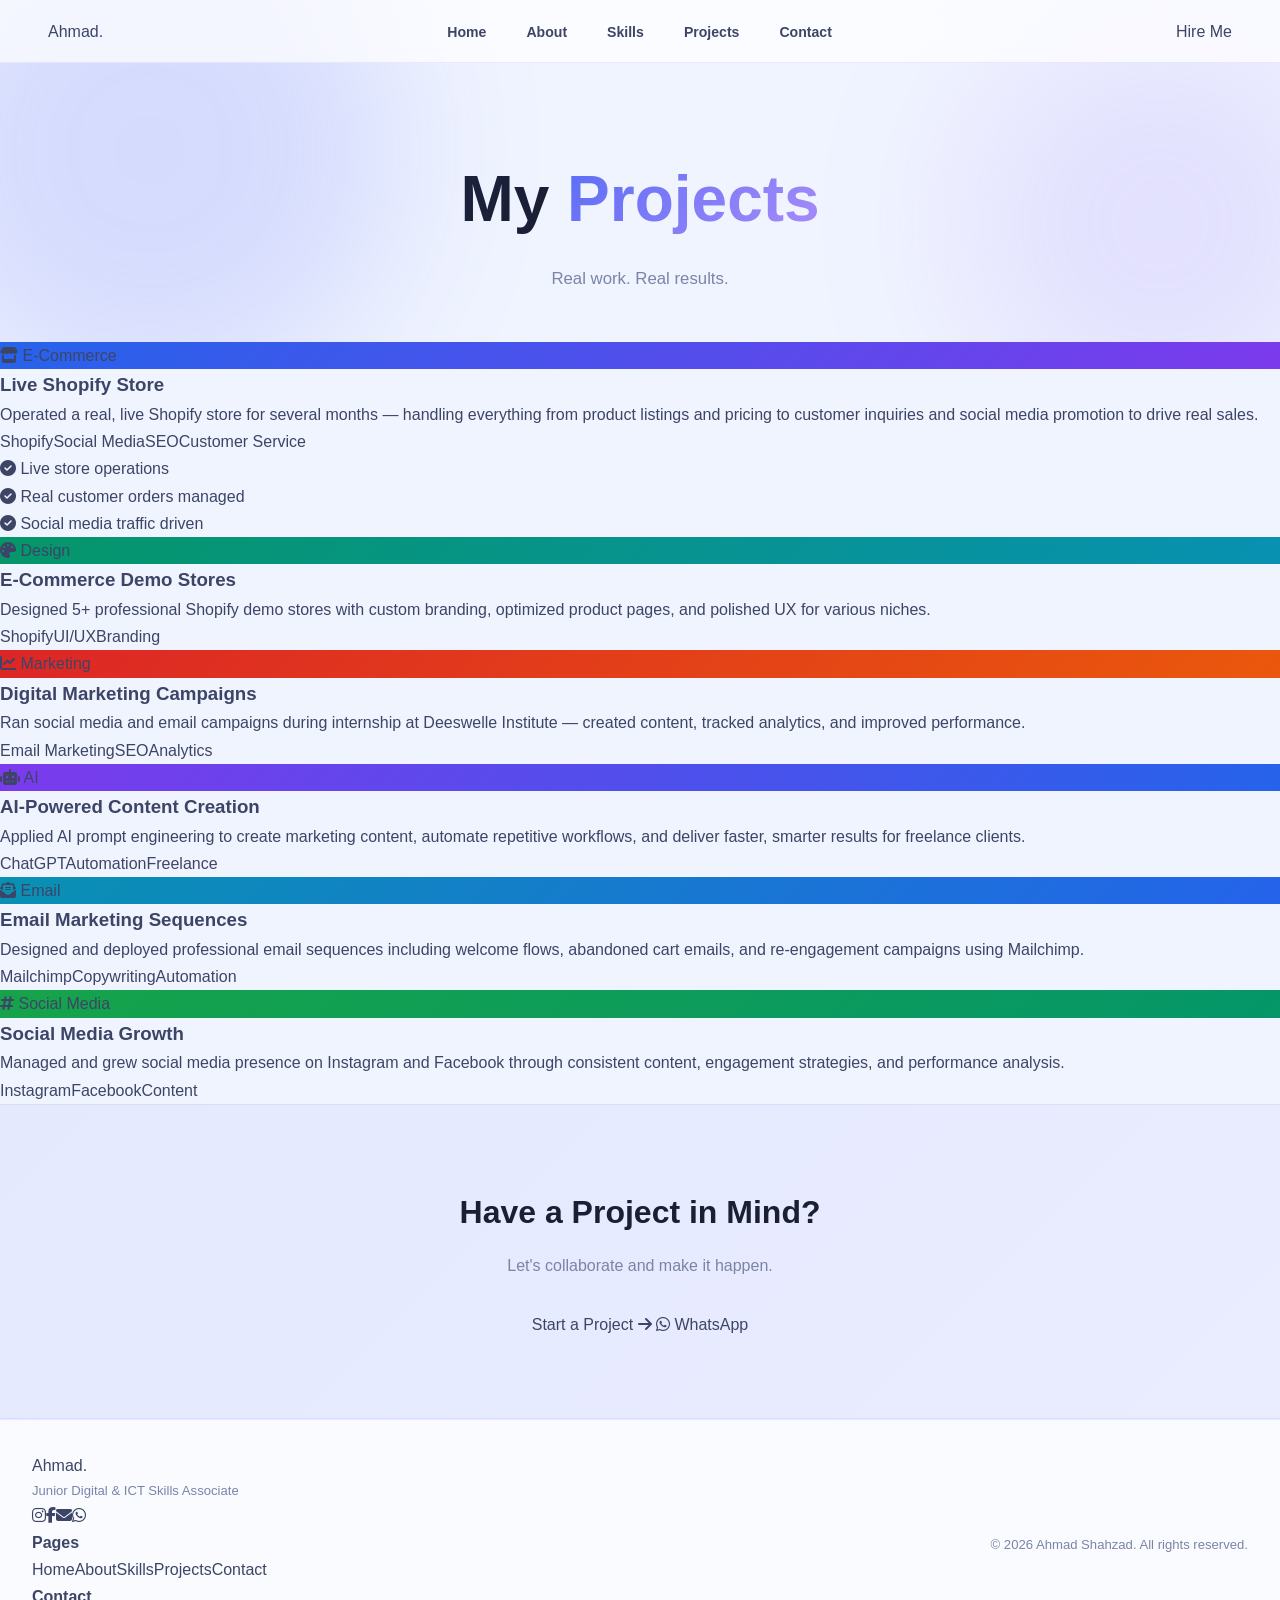
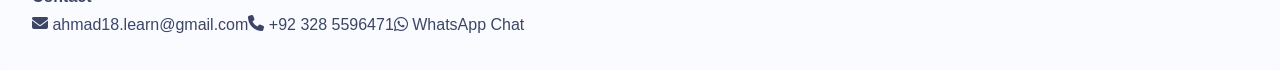
<file: projects.html>
<!DOCTYPE html>
<html lang="en">
<head>
  <meta charset="UTF-8"/>
  <meta name="viewport" content="width=device-width, initial-scale=1.0"/>
  <title>Projects | Ahmad Shahzad</title>
  <link rel="stylesheet" href="style.css"/>
  <link href="https://fonts.googleapis.com/css2?family=Poppins:wght@300;400;500;600;700;800;900&display=swap" rel="stylesheet"/>
  <link rel="stylesheet" href="https://cdnjs.cloudflare.com/ajax/libs/font-awesome/6.5.0/css/all.min.css"/>
</head>
<body>

<nav class="navbar" id="navbar">
  <a href="index.html" class="logo">Ahmad<span>.</span></a>
  <ul class="nav-links" id="navLinks">
    <li><a href="index.html">Home</a></li>
    <li><a href="about.html">About</a></li>
    <li><a href="skills.html">Skills</a></li>
    <li><a href="projects.html" class="active">Projects</a></li>
    <li><a href="contact.html">Contact</a></li>
  </ul>
  <a href="contact.html" class="nav-cta">Hire Me</a>
  <div class="hamburger" id="hamburger"><span></span><span></span><span></span></div>
</nav>

<section class="page-hero">
  <div class="blob blob1"></div>
  <div class="blob blob2"></div>
  <h1 class="reveal">My <span class="accent">Projects</span></h1>
  <p class="reveal delay-1">Real work. Real results.</p>
</section>

<section class="projects-main">
  <div class="proj-grid">

    <div class="proj-card big-card reveal">
      <div class="proj-top" style="background: linear-gradient(135deg,#2563eb,#7c3aed)">
        <i class="fas fa-store"></i>
        <span class="proj-badge">E-Commerce</span>
      </div>
      <div class="proj-body">
        <h3>Live Shopify Store</h3>
        <p>Operated a real, live Shopify store for several months — handling everything from product listings and pricing to customer inquiries and social media promotion to drive real sales.</p>
        <div class="proj-tags"><span>Shopify</span><span>Social Media</span><span>SEO</span><span>Customer Service</span></div>
        <div class="proj-highlights">
          <div class="ph-item"><i class="fas fa-check-circle"></i> Live store operations</div>
          <div class="ph-item"><i class="fas fa-check-circle"></i> Real customer orders managed</div>
          <div class="ph-item"><i class="fas fa-check-circle"></i> Social media traffic driven</div>
        </div>
      </div>
    </div>

    <div class="proj-card reveal delay-1">
      <div class="proj-top" style="background: linear-gradient(135deg,#059669,#0891b2)">
        <i class="fas fa-palette"></i>
        <span class="proj-badge">Design</span>
      </div>
      <div class="proj-body">
        <h3>E-Commerce Demo Stores</h3>
        <p>Designed 5+ professional Shopify demo stores with custom branding, optimized product pages, and polished UX for various niches.</p>
        <div class="proj-tags"><span>Shopify</span><span>UI/UX</span><span>Branding</span></div>
      </div>
    </div>

    <div class="proj-card reveal delay-2">
      <div class="proj-top" style="background: linear-gradient(135deg,#dc2626,#ea580c)">
        <i class="fas fa-chart-line"></i>
        <span class="proj-badge">Marketing</span>
      </div>
      <div class="proj-body">
        <h3>Digital Marketing Campaigns</h3>
        <p>Ran social media and email campaigns during internship at Deeswelle Institute — created content, tracked analytics, and improved performance.</p>
        <div class="proj-tags"><span>Email Marketing</span><span>SEO</span><span>Analytics</span></div>
      </div>
    </div>

    <div class="proj-card reveal">
      <div class="proj-top" style="background: linear-gradient(135deg,#7c3aed,#2563eb)">
        <i class="fas fa-robot"></i>
        <span class="proj-badge">AI</span>
      </div>
      <div class="proj-body">
        <h3>AI-Powered Content Creation</h3>
        <p>Applied AI prompt engineering to create marketing content, automate repetitive workflows, and deliver faster, smarter results for freelance clients.</p>
        <div class="proj-tags"><span>ChatGPT</span><span>Automation</span><span>Freelance</span></div>
      </div>
    </div>

    <div class="proj-card reveal delay-1">
      <div class="proj-top" style="background: linear-gradient(135deg,#0891b2,#2563eb)">
        <i class="fas fa-envelope-open-text"></i>
        <span class="proj-badge">Email</span>
      </div>
      <div class="proj-body">
        <h3>Email Marketing Sequences</h3>
        <p>Designed and deployed professional email sequences including welcome flows, abandoned cart emails, and re-engagement campaigns using Mailchimp.</p>
        <div class="proj-tags"><span>Mailchimp</span><span>Copywriting</span><span>Automation</span></div>
      </div>
    </div>

    <div class="proj-card reveal delay-2">
      <div class="proj-top" style="background: linear-gradient(135deg,#16a34a,#059669)">
        <i class="fas fa-hashtag"></i>
        <span class="proj-badge">Social Media</span>
      </div>
      <div class="proj-body">
        <h3>Social Media Growth</h3>
        <p>Managed and grew social media presence on Instagram and Facebook through consistent content, engagement strategies, and performance analysis.</p>
        <div class="proj-tags"><span>Instagram</span><span>Facebook</span><span>Content</span></div>
      </div>
    </div>

  </div>
</section>

<section class="cta-banner reveal">
  <h2>Have a Project in Mind?</h2>
  <p>Let's collaborate and make it happen.</p>
  <div class="cta-btns">
    <a href="contact.html" class="btn-main">Start a Project <i class="fas fa-arrow-right"></i></a>
    <a href="https://wa.me/923285596471" target="_blank" class="btn-wa"><i class="fab fa-whatsapp"></i> WhatsApp</a>
  </div>
</section>

<footer class="footer">
  <div class="footer-top">
    <div class="footer-brand"><div class="logo">Ahmad<span>.</span></div><p>Junior Digital &amp; ICT Skills Associate</p><div class="footer-socials"><a href="https://www.instagram.com/skill_with_ahmad/" target="_blank"><i class="fab fa-instagram"></i></a><a href="https://web.facebook.com/skill.with.ahmad/" target="_blank"><i class="fab fa-facebook-f"></i></a><a href="mailto:ahmad18.learn@gmail.com"><i class="fas fa-envelope"></i></a><a href="https://wa.me/923285596471" target="_blank"><i class="fab fa-whatsapp"></i></a></div></div>
    <div class="footer-nav"><h4>Pages</h4><a href="index.html">Home</a><a href="about.html">About</a><a href="skills.html">Skills</a><a href="projects.html">Projects</a><a href="contact.html">Contact</a></div>
    <div class="footer-contact"><h4>Contact</h4><a href="mailto:ahmad18.learn@gmail.com"><i class="fas fa-envelope"></i> ahmad18.learn@gmail.com</a><a href="tel:+923285596471"><i class="fas fa-phone"></i> +92 328 5596471</a><a href="https://wa.me/923285596471" target="_blank"><i class="fab fa-whatsapp"></i> WhatsApp Chat</a></div>
  </div>
  <div class="footer-bottom"><p>© 2026 Ahmad Shahzad. All rights reserved.</p></div>
</footer>
<script src="script.js"></script>
</body>
</html>
</file>
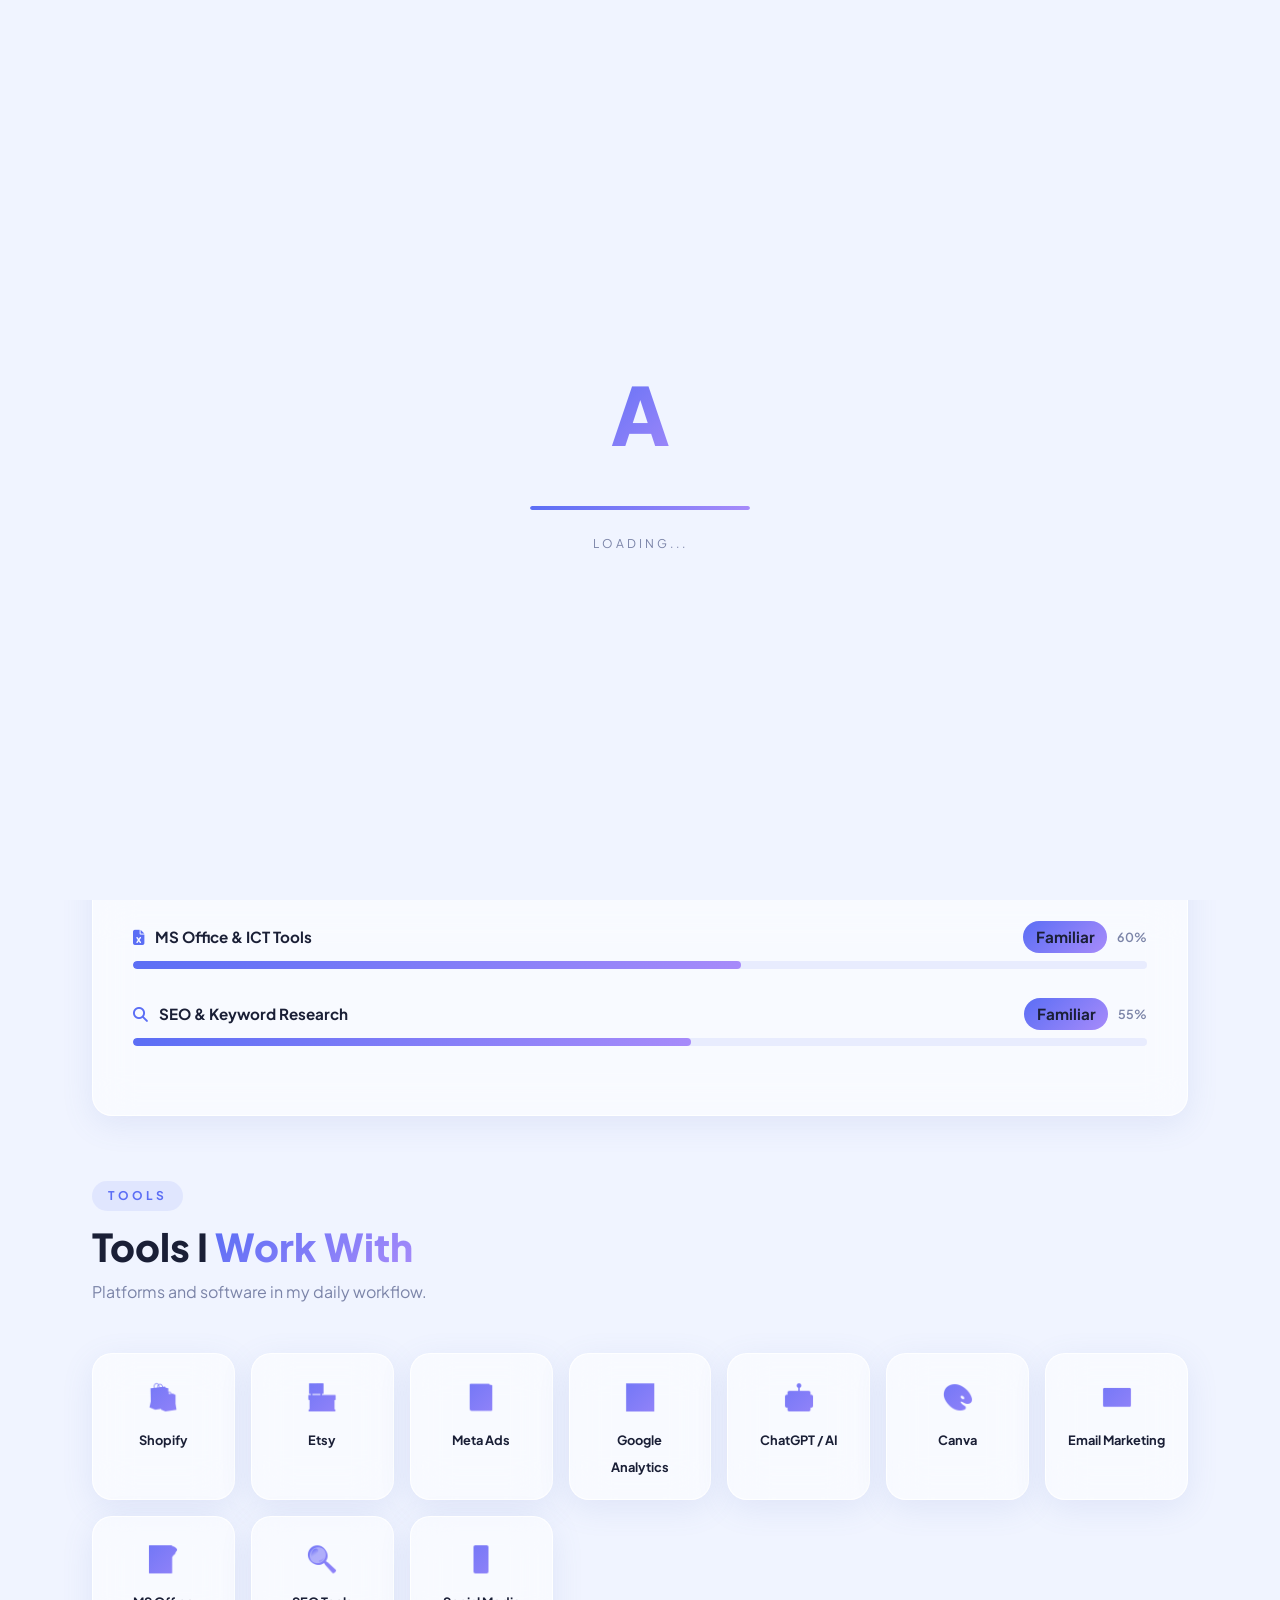
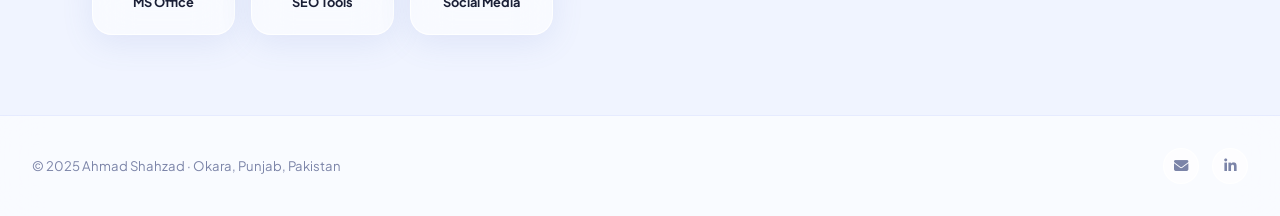
<file: skills.html>
<!DOCTYPE html>
<html lang="en">
<head>
  <meta charset="UTF-8"/><meta name="viewport" content="width=device-width,initial-scale=1.0"/>
  <title>Skills | Ahmad Shahzad</title>
  <link rel="icon" href="data:image/svg+xml,<svg xmlns='http://www.w3.org/2000/svg' viewBox='0 0 100 100'><defs><linearGradient id='g' x1='0%' y1='0%' x2='100%' y2='100%'><stop offset='0%' stop-color='%235b6ef5'/><stop offset='100%' stop-color='%23a78bfa'/></linearGradient></defs><rect width='100' height='100' rx='22' fill='url(%23g)'/><text y='.9em' font-size='62' font-family='sans-serif' font-weight='700' fill='white' x='50%' text-anchor='middle' dy='8'>A</text></svg>">
  <link rel="stylesheet" href="style.css"/>
  <link href="https://fonts.googleapis.com/css2?family=Plus+Jakarta+Sans:wght@300;400;500;600;700;800&display=swap" rel="stylesheet"/>
  <link rel="stylesheet" href="https://cdnjs.cloudflare.com/ajax/libs/font-awesome/6.5.0/css/all.min.css"/>
</head>
<body>
<div class="blobs"><div class="blob blob1"></div><div class="blob blob2"></div><div class="blob blob3"></div></div>
<div id="preloader"><div class="preloader-inner"><div class="preloader-logo">A</div><div class="preloader-bar"><div class="preloader-fill"></div></div><p class="preloader-text">Loading...</p></div></div>
<nav class="navbar">
  <div class="nav-logo">Ahmad.</div>
  <ul class="nav-links">
    <li><a href="index.html">Home</a></li><li><a href="about.html">About</a></li>
    <li><a href="skills.html" class="active">Skills</a></li><li><a href="experience.html">Experience</a></li>
    <li><a href="portfolio.html">Portfolio</a></li><li><a href="contact.html">Contact</a></li>
  </ul>
  <div class="hamburger" onclick="toggleMenu()"><i class="fas fa-bars"></i></div>
</nav>
<div class="mobile-menu" id="mobileMenu">
  <a href="index.html">Home</a><a href="about.html">About</a><a href="skills.html">Skills</a>
  <a href="experience.html">Experience</a><a href="portfolio.html">Portfolio</a><a href="contact.html">Contact</a>
</div>

<section class="page-hero">
  <span class="section-label">Capabilities</span>
  <h1>My <span>Skills</span></h1>
  <p>Tools and disciplines I've worked with — ranked honestly by confidence level.</p>
</section>

<section class="skills-section">
  <div class="container">
    <span class="section-label">Skill Levels</span>
    <h2 class="section-title">What I <span>Bring to the Table</span></h2>
    <p class="section-sub">Ranked by real-world experience and confidence.</p>

    <div class="skill-bars-wrap glass fade-up" style="padding:2.5rem;border-radius:20px">
      <div class="skill-bar-item">
        <div class="skill-bar-top">
          <span><i class="fas fa-store" style="color:var(--accent);margin-right:0.5rem"></i> E-Commerce & Shopify</span>
          <div style="display:flex;align-items:center;gap:0.6rem">
            <span class="skill-level-badge">Specialist</span>
            <span class="skill-pct">85%</span>
          </div>
        </div>
        <div class="skill-track"><div class="skill-fill" data-w="85%"></div></div>
      </div>
      <div class="skill-bar-item">
        <div class="skill-bar-top">
          <span><i class="fas fa-bullhorn" style="color:var(--accent);margin-right:0.5rem"></i> Digital Marketing</span>
          <div style="display:flex;align-items:center;gap:0.6rem">
            <span class="skill-level-badge">Specialist</span>
            <span class="skill-pct">80%</span>
          </div>
        </div>
        <div class="skill-track"><div class="skill-fill" data-w="80%"></div></div>
      </div>
      <div class="skill-bar-item">
        <div class="skill-bar-top">
          <span><i class="fas fa-robot" style="color:var(--accent);margin-right:0.5rem"></i> AI & Prompt Engineering</span>
          <div style="display:flex;align-items:center;gap:0.6rem">
            <span class="skill-level-badge">Proficient</span>
            <span class="skill-pct">75%</span>
          </div>
        </div>
        <div class="skill-track"><div class="skill-fill" data-w="75%"></div></div>
      </div>
      <div class="skill-bar-item">
        <div class="skill-bar-top">
          <span><i class="fas fa-file-excel" style="color:var(--accent);margin-right:0.5rem"></i> MS Office & ICT Tools</span>
          <div style="display:flex;align-items:center;gap:0.6rem">
            <span class="skill-level-badge">Familiar</span>
            <span class="skill-pct">60%</span>
          </div>
        </div>
        <div class="skill-track"><div class="skill-fill" data-w="60%"></div></div>
      </div>
      <div class="skill-bar-item">
        <div class="skill-bar-top">
          <span><i class="fas fa-search" style="color:var(--accent);margin-right:0.5rem"></i> SEO & Keyword Research</span>
          <div style="display:flex;align-items:center;gap:0.6rem">
            <span class="skill-level-badge">Familiar</span>
            <span class="skill-pct">55%</span>
          </div>
        </div>
        <div class="skill-track"><div class="skill-fill" data-w="55%"></div></div>
      </div>
    </div>

    <div style="margin-top:4rem">
      <span class="section-label">Tools</span>
      <h2 class="section-title">Tools I <span>Work With</span></h2>
      <p class="section-sub">Platforms and software in my daily workflow.</p>
      <div class="tools-grid">
        <div class="tool-card glass fade-up"><span class="tool-emoji">🛍️</span><span>Shopify</span></div>
        <div class="tool-card glass fade-up"><span class="tool-emoji">🏪</span><span>Etsy</span></div>
        <div class="tool-card glass fade-up"><span class="tool-emoji">📘</span><span>Meta Ads</span></div>
        <div class="tool-card glass fade-up"><span class="tool-emoji">📊</span><span>Google Analytics</span></div>
        <div class="tool-card glass fade-up"><span class="tool-emoji">🤖</span><span>ChatGPT / AI</span></div>
        <div class="tool-card glass fade-up"><span class="tool-emoji">🎨</span><span>Canva</span></div>
        <div class="tool-card glass fade-up"><span class="tool-emoji">📧</span><span>Email Marketing</span></div>
        <div class="tool-card glass fade-up"><span class="tool-emoji">📝</span><span>MS Office</span></div>
        <div class="tool-card glass fade-up"><span class="tool-emoji">🔍</span><span>SEO Tools</span></div>
        <div class="tool-card glass fade-up"><span class="tool-emoji">📱</span><span>Social Media</span></div>
      </div>
    </div>
  </div>
</section>

<footer class="footer">
  <p>© 2025 Ahmad Shahzad · Okara, Punjab, Pakistan</p>
  <div class="footer-links">
    <a href="mailto:ahmad18.learn@gmail.com"><i class="fas fa-envelope"></i></a>
    <a href="https://linkedin.com/in/ahmad-shahzad" target="_blank"><i class="fab fa-linkedin-in"></i></a>
  </div>
</footer>
<script src="main.js"></script>
</body>
</html>
</file>
<file: style.css>
/* ============================================================
   AHMAD SHAHZAD PORTFOLIO — style.css
   Light Glassmorphism Theme
   ============================================================ */

/* ---------- CSS VARIABLES ---------- */
:root {
  --bg:        #f0f4ff;
  --bg2:       #e8edf8;
  --glass:     rgba(255,255,255,0.55);
  --glass2:    rgba(255,255,255,0.75);
  --border:    rgba(255,255,255,0.85);
  --shadow:    0 8px 32px rgba(100,120,200,0.12);
  --shadow2:   0 20px 60px rgba(91,110,245,0.18);
  --accent:    #5b6ef5;
  --accent2:   #a78bfa;
  --grad:      linear-gradient(135deg,#5b6ef5,#a78bfa);
  --grad2:     linear-gradient(135deg,#a78bfa,#5b6ef5);
  --text:      #1a1f36;
  --body:      #3d4566;
  --muted:     #7b84a8;
  --white:     #ffffff;
  --radius:    20px;
  --radius-sm: 12px;
  --font:      'Plus Jakarta Sans', sans-serif;
}

/* ---------- RESET ---------- */
*,*::before,*::after{margin:0;padding:0;box-sizing:border-box}
html{scroll-behavior:smooth;font-size:16px}
body{
  background:var(--bg);
  color:var(--body);
  font-family:var(--font);
  line-height:1.7;
  overflow-x:hidden;
}
a{text-decoration:none;color:inherit}
ul{list-style:none}
img{max-width:100%;display:block}
button{font-family:var(--font);cursor:pointer;border:none;outline:none}

/* ---------- SCROLLBAR ---------- */
::-webkit-scrollbar{width:6px}
::-webkit-scrollbar-track{background:var(--bg)}
::-webkit-scrollbar-thumb{background:var(--grad);border-radius:3px}

/* ---------- BACKGROUND BLOBS ---------- */
.blobs{position:fixed;inset:0;z-index:-1;overflow:hidden;pointer-events:none}
.blob{
  position:absolute;
  border-radius:50%;
  filter:blur(80px);
  opacity:0.18;
  animation:blobFloat 10s ease-in-out infinite;
}
.blob1{width:500px;height:500px;background:#5b6ef5;top:-100px;left:-100px;animation-delay:0s}
.blob2{width:400px;height:400px;background:#a78bfa;bottom:-80px;right:-80px;animation-delay:3s}
.blob3{width:300px;height:300px;background:#c4b5fd;top:40%;left:60%;animation-delay:6s}
@keyframes blobFloat{
  0%,100%{transform:translate(0,0) scale(1)}
  50%{transform:translate(30px,-30px) scale(1.08)}
}

/* ---------- PRELOADER ---------- */
#preloader{
  position:fixed;inset:0;z-index:9999;
  background:var(--bg);
  display:flex;align-items:center;justify-content:center;
  transition:opacity 0.7s ease,visibility 0.7s ease;
}
#preloader.hidden{opacity:0;visibility:hidden}
.preloader-inner{display:flex;flex-direction:column;align-items:center;gap:1.5rem}
.preloader-logo{
  font-size:5rem;font-weight:800;
  background:var(--grad);-webkit-background-clip:text;
  -webkit-text-fill-color:transparent;background-clip:text;
  animation:pulseLogo 1.2s ease-in-out infinite;
}
@keyframes pulseLogo{
  0%,100%{transform:scale(1);opacity:1}
  50%{transform:scale(1.1);opacity:0.7}
}
.preloader-bar{
  width:220px;height:4px;
  background:rgba(91,110,245,0.15);border-radius:50px;overflow:hidden;
}
.preloader-fill{
  height:100%;width:0%;
  background:var(--grad);border-radius:50px;
  animation:fillBar 2s ease forwards;
}
@keyframes fillBar{0%{width:0%}60%{width:70%}100%{width:100%}}
.preloader-text{
  font-size:0.75rem;color:var(--muted);
  letter-spacing:3px;text-transform:uppercase;
  animation:blinkText 1.2s ease-in-out infinite;
}
@keyframes blinkText{0%,100%{opacity:1}50%{opacity:0.3}}

/* ---------- NAVBAR ---------- */
.navbar{
  position:fixed;top:0;left:0;right:0;z-index:1000;
  display:flex;align-items:center;justify-content:space-between;
  padding:1.1rem 3rem;
  background:rgba(255,255,255,0.7);
  backdrop-filter:blur(20px);-webkit-backdrop-filter:blur(20px);
  border-bottom:1px solid rgba(200,210,255,0.4);
  transition:box-shadow 0.3s;
}
.navbar.scrolled{box-shadow:0 4px 30px rgba(91,110,245,0.1)}
.nav-logo{
  font-size:1.6rem;font-weight:800;
  background:var(--grad);-webkit-background-clip:text;
  -webkit-text-fill-color:transparent;background-clip:text;
  letter-spacing:-1px;
}
.nav-links{display:flex;gap:2.5rem}
.nav-links a{
  font-size:0.88rem;font-weight:600;color:var(--body);
  position:relative;padding-bottom:4px;
  transition:color 0.3s;
}
.nav-links a::after{
  content:'';position:absolute;bottom:0;left:0;
  width:0;height:2px;background:var(--grad);
  border-radius:2px;transition:width 0.3s;
}
.nav-links a:hover,.nav-links a.active{color:var(--accent)}
.nav-links a:hover::after,.nav-links a.active::after{width:100%}
.hamburger{display:none;font-size:1.4rem;cursor:pointer;color:var(--text);padding:4px}
.mobile-menu{
  display:none;position:fixed;
  top:68px;left:0;right:0;z-index:999;
  background:rgba(255,255,255,0.95);
  backdrop-filter:blur(20px);
  border-bottom:1px solid rgba(200,210,255,0.4);
  padding:1.5rem 2rem;flex-direction:column;gap:1rem;
  box-shadow:0 10px 30px rgba(91,110,245,0.1);
}
.mobile-menu.open{display:flex}
.mobile-menu a{
  color:var(--body);font-weight:600;font-size:1rem;
  padding:0.6rem 0;border-bottom:1px solid rgba(91,110,245,0.1);
}
.mobile-menu a:last-child{border-bottom:none}

/* ---------- BUTTONS ---------- */
.btn-primary{
  display:inline-flex;align-items:center;gap:0.5rem;
  background:var(--grad);color:var(--white);
  padding:0.85rem 2rem;border-radius:50px;
  font-weight:700;font-size:0.9rem;
  box-shadow:0 4px 20px rgba(91,110,245,0.35);
  transition:transform 0.2s,box-shadow 0.2s;
}
.btn-primary:hover{transform:translateY(-3px);box-shadow:0 8px 30px rgba(91,110,245,0.45)}
.btn-outline{
  display:inline-flex;align-items:center;gap:0.5rem;
  background:transparent;color:var(--accent);
  padding:0.85rem 2rem;border-radius:50px;
  font-weight:700;font-size:0.9rem;
  border:1.5px solid var(--accent);
  transition:all 0.3s;
}
.btn-outline:hover{background:var(--grad);color:var(--white);border-color:transparent}

/* ---------- GLASS CARD ---------- */
.glass{
  background:var(--glass);
  backdrop-filter:blur(20px);-webkit-backdrop-filter:blur(20px);
  border:1px solid var(--border);
  border-radius:var(--radius);
  box-shadow:var(--shadow);
}

/* ---------- SECTION COMMONS ---------- */
.container{max-width:1160px;margin:0 auto;padding:0 2rem}
.section-label{
  display:inline-block;
  font-size:0.75rem;font-weight:700;letter-spacing:3px;
  text-transform:uppercase;color:var(--accent);
  background:rgba(91,110,245,0.1);
  padding:0.3rem 1rem;border-radius:50px;
  margin-bottom:0.8rem;
}
.section-title{
  font-size:clamp(1.8rem,3vw,2.6rem);font-weight:800;
  color:var(--text);margin-bottom:0.5rem;line-height:1.2;
}
.section-title span{
  background:var(--grad);-webkit-background-clip:text;
  -webkit-text-fill-color:transparent;background-clip:text;
}
.section-sub{color:var(--muted);font-size:1rem;margin-bottom:3rem}

/* ---------- PAGE HERO ---------- */
.page-hero{
  min-height:38vh;display:flex;flex-direction:column;
  align-items:center;justify-content:center;text-align:center;
  padding:9rem 2rem 3rem;position:relative;overflow:hidden;
}
.page-hero h1{
  font-size:clamp(2.5rem,5vw,4rem);font-weight:800;
  color:var(--text);margin-bottom:0.7rem;
}
.page-hero h1 span{
  background:var(--grad);-webkit-background-clip:text;
  -webkit-text-fill-color:transparent;background-clip:text;
}
.page-hero p{color:var(--muted);font-size:1.05rem;max-width:500px}

/* ---------- FADE-IN ANIMATION ---------- */
.fade-up{
  opacity:0;transform:translateY(30px);
  transition:opacity 0.7s ease,transform 0.7s ease;
}
.fade-up.visible{opacity:1;transform:translateY(0)}

/* ============================================================
   HOME PAGE
   ============================================================ */
.hero{
  min-height:100vh;display:flex;align-items:center;
  justify-content:space-between;gap:3rem;
  padding:8rem 4rem 4rem;position:relative;overflow:hidden;
}
.hero-content{max-width:580px;position:relative;z-index:1}
.hero-tag{
  font-size:0.85rem;font-weight:700;letter-spacing:3px;
  text-transform:uppercase;color:var(--accent);
  background:rgba(91,110,245,0.1);
  display:inline-block;padding:0.35rem 1rem;
  border-radius:50px;margin-bottom:1.2rem;
}
.hero-name{
  font-size:clamp(3rem,6vw,5.5rem);font-weight:800;
  color:var(--text);line-height:1.0;
  letter-spacing:-3px;margin-bottom:0.5rem;
}
.hero-name span{
  background:var(--grad);-webkit-background-clip:text;
  -webkit-text-fill-color:transparent;background-clip:text;
}
.typewriter-wrap{
  font-size:1.2rem;font-weight:600;color:var(--accent2);
  margin-bottom:1.2rem;min-height:2rem;
}
#typewriter::after{
  content:'|';animation:blink 0.7s step-end infinite;color:var(--accent);
}
@keyframes blink{50%{opacity:0}}
.hero-desc{color:var(--body);font-size:1.05rem;line-height:1.8;margin-bottom:2rem}
.hero-btns{display:flex;gap:1rem;flex-wrap:wrap;margin-bottom:2.5rem}
.hero-stats{display:flex;gap:2rem;flex-wrap:wrap}
.stat-item{
  background:var(--glass);backdrop-filter:blur(16px);
  border:1px solid var(--border);border-radius:var(--radius-sm);
  padding:1rem 1.4rem;text-align:center;
  box-shadow:var(--shadow);
}
.stat-item span{
  display:block;font-size:1.8rem;font-weight:800;
  background:var(--grad);-webkit-background-clip:text;
  -webkit-text-fill-color:transparent;background-clip:text;
}
.stat-item p{font-size:0.78rem;color:var(--muted);font-weight:600;margin-top:0.2rem}

/* Hero Visual */
.hero-visual{
  position:relative;z-index:1;
  display:flex;align-items:center;justify-content:center;
  flex-shrink:0;
}
.hero-img-ring{
  width:360px;height:360px;border-radius:50%;
  padding:4px;
  background:conic-gradient(from 0deg,#5b6ef5,#a78bfa,#c4b5fd,#5b6ef5);
  box-shadow:0 0 60px rgba(91,110,245,0.25);
}
/* Container holding both ring and photo */
.hero-img-box {
  position: relative;
  width: 280px;  /* Adjust size as needed */
  height: 280px; /* Must match width */
  display: flex;
  align-items: center;
  justify-content: center;
}

@keyframes spinRing{from{transform:rotate(0deg)}to{transform:rotate(360deg)}}
.hero-img-inner{
  width:100%;height:100%;border-radius:50%;
  overflow:hidden;background:var(--bg);
  border:6px solid var(--bg);
}
.hero-img-inner img{width:100%;height:100%;object-fit:cover;object-position:top}

/* Floating chips */
.chip{
  position:absolute;
  background:var(--glass2);backdrop-filter:blur(16px);
  border:1px solid var(--border);border-radius:50px;
  padding:0.5rem 1rem;font-size:0.78rem;font-weight:700;
  color:var(--text);white-space:nowrap;box-shadow:var(--shadow);
  display:flex;align-items:center;gap:0.5rem;
}
.chip i{background:var(--grad);-webkit-background-clip:text;-webkit-text-fill-color:transparent;background-clip:text}
.chip1{top:5%;left:-100px;animation:chipFloat 4s ease-in-out infinite}
.chip2{bottom:18%;left:-110px;animation:chipFloat 5s ease-in-out infinite 1s}
.chip3{top:15%;right:-100px;animation:chipFloat 4.5s ease-in-out infinite 0.5s}
@keyframes chipFloat{0%,100%{transform:translateY(0)}50%{transform:translateY(-12px)}}

/* What I Do */
.what-i-do{padding:5rem 2rem;background:var(--bg2)}
.wid-grid{display:grid;grid-template-columns:repeat(auto-fit,minmax(240px,1fr));gap:1.5rem}
.wid-card{
  padding:2rem;transition:transform 0.3s,box-shadow 0.3s;
}
.wid-card:hover{transform:translateY(-6px);box-shadow:var(--shadow2)}
.wid-icon{
  width:52px;height:52px;border-radius:14px;
  background:var(--grad);display:flex;align-items:center;
  justify-content:center;font-size:1.3rem;color:white;
  margin-bottom:1.2rem;
}
.wid-card h3{font-size:1.05rem;font-weight:800;color:var(--text);margin-bottom:0.6rem}
.wid-card p{color:var(--muted);font-size:0.88rem;line-height:1.7}

/* CTA Banner */
.cta-banner{
  padding:5rem 2rem;text-align:center;
  background:linear-gradient(135deg,rgba(91,110,245,0.08),rgba(167,139,250,0.08));
  border-top:1px solid rgba(91,110,245,0.1);
  border-bottom:1px solid rgba(91,110,245,0.1);
}
.cta-banner h2{font-size:2rem;font-weight:800;color:var(--text);margin-bottom:0.8rem}
.cta-banner p{color:var(--muted);margin-bottom:2rem}

/* ============================================================
   ABOUT PAGE
   ============================================================ */
.about-section{padding:4rem 2rem 5rem}
.about-grid{display:grid;grid-template-columns:1fr 1.5fr;gap:4rem;align-items:start}
.about-img-wrap{display:flex;flex-direction:column;align-items:center;gap:1.5rem}
.about-photo{
  width:260px;height:320px;border-radius:24px;overflow:hidden;
  border:4px solid var(--white);box-shadow:var(--shadow2);
}
.about-photo img{width:100%;height:100%;object-fit:cover;object-position:top}
.info-cards{width:100%;display:flex;flex-direction:column;gap:0.7rem}
.info-card{
  padding:0.75rem 1rem;display:flex;align-items:center;gap:0.8rem;
  font-size:0.84rem;color:var(--body);
}
.info-card i{color:var(--accent);width:16px;flex-shrink:0}
.about-text h2{font-size:2rem;font-weight:800;color:var(--text);margin-bottom:1.2rem}
.about-text h2 span{background:var(--grad);-webkit-background-clip:text;-webkit-text-fill-color:transparent;background-clip:text}
.about-text p{color:var(--body);line-height:1.8;margin-bottom:1rem}
.about-highlights{display:grid;grid-template-columns:1fr 1fr;gap:0.8rem;margin:1.5rem 0}
.ah-item{display:flex;align-items:center;gap:0.6rem;font-size:0.88rem;font-weight:600;color:var(--text)}
.ah-item i{color:var(--accent);font-size:0.9rem}
.focus-badges{display:flex;flex-wrap:wrap;gap:0.6rem;margin-top:1rem}
.badge{
  background:rgba(91,110,245,0.1);
  border:1px solid rgba(91,110,245,0.2);
  color:var(--accent);padding:0.35rem 1rem;
  border-radius:50px;font-size:0.8rem;font-weight:700;
}

/* Education */
.edu-section{padding:5rem 2rem;background:var(--bg2)}
.edu-cards{display:flex;flex-direction:column;gap:1.2rem;margin-top:2rem}
.edu-card{
  padding:1.5rem 2rem;display:flex;align-items:center;gap:1.5rem;
  transition:transform 0.3s,border-color 0.3s;
}
.edu-card:hover{transform:translateX(6px)}
.edu-icon{
  width:50px;height:50px;border-radius:14px;
  background:var(--grad2);display:flex;align-items:center;
  justify-content:center;font-size:1.2rem;color:white;flex-shrink:0;
}
.edu-card h3{font-size:1rem;font-weight:800;color:var(--text)}
.edu-card .school{color:var(--muted);font-size:0.85rem;margin:0.2rem 0}
.year-tag{
  font-size:0.72rem;background:rgba(91,110,245,0.1);
  color:var(--accent);padding:0.2rem 0.8rem;
  border-radius:50px;border:1px solid rgba(91,110,245,0.2);
  font-weight:700;display:inline-block;
}

/* ============================================================
   SKILLS PAGE
   ============================================================ */
.skills-section{padding:4rem 2rem 5rem}
.skill-bars-wrap{margin-bottom:4rem}
.skill-bar-item{margin-bottom:1.8rem}
.skill-bar-top{display:flex;justify-content:space-between;align-items:center;margin-bottom:0.5rem}
.skill-bar-top span:first-child{font-weight:700;color:var(--text);font-size:0.95rem}
.skill-level-badge{
  font-size:0.72rem;font-weight:700;
  background:var(--grad);color:white;
  padding:0.2rem 0.8rem;border-radius:50px;
}
.skill-pct{font-size:0.78rem;color:var(--muted);font-weight:600}
.skill-track{
  height:8px;background:rgba(91,110,245,0.1);
  border-radius:50px;overflow:hidden;
}
.skill-fill{
  height:100%;width:0%;border-radius:50px;
  background:var(--grad);
  transition:width 1.6s cubic-bezier(0.4,0,0.2,1);
}
.tools-grid{display:grid;grid-template-columns:repeat(auto-fill,minmax(130px,1fr));gap:1rem;margin-top:2rem}
.tool-card{
  padding:1.2rem;text-align:center;
  transition:transform 0.3s;
}
.tool-card:hover{transform:translateY(-4px)}
.tool-card i,.tool-card .tool-emoji{
  font-size:1.6rem;margin-bottom:0.5rem;display:block;
  background:var(--grad);-webkit-background-clip:text;
  -webkit-text-fill-color:transparent;background-clip:text;
}
.tool-card span{font-size:0.8rem;font-weight:700;color:var(--text)}

/* ============================================================
   EXPERIENCE PAGE
   ============================================================ */
.exp-section{padding:4rem 2rem 5rem}
.timeline{position:relative;margin-top:2rem}
.timeline::before{
  content:'';position:absolute;left:26px;top:0;bottom:0;
  width:2px;background:var(--grad);opacity:0.25;
}
.tl-item{display:flex;gap:2rem;margin-bottom:2rem;align-items:flex-start}
.tl-dot{
  width:52px;height:52px;border-radius:50%;
  background:var(--grad);display:flex;align-items:center;
  justify-content:center;font-size:1.1rem;color:white;
  flex-shrink:0;z-index:1;
  box-shadow:0 0 20px rgba(91,110,245,0.3);
}
.tl-card{flex:1;padding:1.8rem 2rem;transition:transform 0.3s}
.tl-card:hover{transform:translateX(4px)}
.tl-header{display:flex;justify-content:space-between;align-items:flex-start;flex-wrap:wrap;gap:0.8rem;margin-bottom:1rem}
.tl-card h3{font-size:1.05rem;font-weight:800;color:var(--text)}
.tl-company{color:var(--accent);font-size:0.85rem;font-weight:600;margin-top:0.2rem}
.tl-date{
  font-size:0.72rem;background:rgba(167,139,250,0.12);
  color:var(--accent2);padding:0.3rem 0.9rem;
  border-radius:50px;border:1px solid rgba(167,139,250,0.25);
  font-weight:700;white-space:nowrap;flex-shrink:0;
}
.tl-card ul{padding-left:1.2rem;list-style:disc}
.tl-card li{color:var(--body);font-size:0.88rem;margin-bottom:0.4rem;line-height:1.7}

/* Certs */
.cert-section{padding:5rem 2rem;background:var(--bg2)}
.cert-grid{display:grid;grid-template-columns:repeat(auto-fit,minmax(260px,1fr));gap:1.5rem;margin-top:2rem}
.cert-card{padding:1.8rem;transition:transform 0.3s}
.cert-card:hover{transform:translateY(-5px)}
.cert-icon{
  font-size:2rem;margin-bottom:0.8rem;display:block;
  background:var(--grad);-webkit-background-clip:text;
  -webkit-text-fill-color:transparent;background-clip:text;
}
.cert-card h3{font-weight:800;color:var(--text);font-size:0.95rem;margin-bottom:0.3rem}
.cert-card p{color:var(--muted);font-size:0.82rem}

/* ============================================================
   PORTFOLIO PAGE
   ============================================================ */
.portfolio-section{padding:4rem 2rem 5rem}
.carousel-wrap{position:relative;max-width:900px;margin:0 auto}
.carousel{overflow:hidden;border-radius:var(--radius)}
.carousel-track{display:flex;transition:transform 0.5s cubic-bezier(0.4,0,0.2,1)}
.carousel-slide{min-width:100%;padding:2rem}
.slide-img{
  width:100%;height:320px;object-fit:cover;
  border-radius:var(--radius-sm);margin-bottom:1.5rem;
  box-shadow:0 8px 30px rgba(91,110,245,0.15);
}
.slide-content h3{font-size:1.3rem;font-weight:800;color:var(--text);margin-bottom:0.6rem}
.slide-content p{color:var(--body);font-size:0.9rem;line-height:1.7;margin-bottom:1rem}
.slide-tags{display:flex;flex-wrap:wrap;gap:0.5rem}
.slide-tag{
  background:rgba(91,110,245,0.1);border:1px solid rgba(91,110,245,0.2);
  color:var(--accent);padding:0.25rem 0.8rem;
  border-radius:50px;font-size:0.75rem;font-weight:700;
}
.carousel-btn{
  position:absolute;top:35%;transform:translateY(-50%);
  width:44px;height:44px;border-radius:50%;
  background:var(--glass2);backdrop-filter:blur(16px);
  border:1px solid var(--border);color:var(--accent);
  font-size:1rem;display:flex;align-items:center;justify-content:center;
  box-shadow:var(--shadow);transition:all 0.3s;z-index:10;cursor:pointer;
}
.carousel-btn:hover{background:var(--grad);color:white;border-color:transparent}
.carousel-prev{left:-22px}
.carousel-next{right:-22px}
.carousel-dots{display:flex;justify-content:center;gap:0.6rem;margin-top:1.5rem}
.dot{
  width:8px;height:8px;border-radius:50%;
  background:rgba(91,110,245,0.25);cursor:pointer;
  transition:all 0.3s;
}
.dot.active{background:var(--accent);width:24px;border-radius:50px}
.portfolio-cta{
  text-align:center;padding:4rem 2rem;
  background:var(--bg2);border-top:1px solid rgba(91,110,245,0.1);
}
.portfolio-cta h3{font-size:1.6rem;font-weight:800;color:var(--text);margin-bottom:0.7rem}
.portfolio-cta p{color:var(--muted);margin-bottom:1.5rem}

/* ============================================================
   CONTACT PAGE
   ============================================================ */
.contact-section{padding:4rem 2rem 5rem}
.contact-grid{display:grid;grid-template-columns:1fr 1.2fr;gap:3rem;align-items:start}
.contact-info h2{font-size:2rem;font-weight:800;color:var(--text);margin-bottom:1rem}
.contact-info h2 span{background:var(--grad);-webkit-background-clip:text;-webkit-text-fill-color:transparent;background-clip:text}
.contact-info>p{color:var(--body);line-height:1.8;margin-bottom:2rem}
.contact-cards{display:flex;flex-direction:column;gap:0.9rem;margin-bottom:2rem}
.contact-card{
  padding:1rem 1.2rem;display:flex;align-items:center;gap:1rem;
  transition:transform 0.3s;
}
.contact-card:hover{transform:translateX(4px)}
.cc-icon{
  width:42px;height:42px;border-radius:12px;
  background:var(--grad);display:flex;align-items:center;
  justify-content:center;color:white;font-size:1rem;flex-shrink:0;
}
.cc-label{font-size:0.72rem;color:var(--muted);font-weight:600;margin-bottom:0.1rem}
.contact-card a,.contact-card p:last-child{color:var(--text);font-size:0.88rem;font-weight:600}
.contact-card a:hover{color:var(--accent)}
.avail-badge{
  display:inline-flex;align-items:center;gap:0.6rem;
  background:rgba(91,110,245,0.08);
  border:1px solid rgba(91,110,245,0.2);
  border-radius:50px;padding:0.5rem 1.2rem;
  font-size:0.8rem;color:var(--accent);font-weight:700;
}
.avail-dot{
  width:8px;height:8px;border-radius:50%;background:#22c55e;
  animation:pulseGreen 2s ease-in-out infinite;
}
@keyframes pulseGreen{0%,100%{opacity:1;transform:scale(1)}50%{opacity:0.5;transform:scale(1.4)}}

/* Form */
.contact-form-card{padding:2.5rem}
.contact-form-card h3{font-size:1.2rem;font-weight:800;color:var(--text);margin-bottom:1.8rem}
.form-group{margin-bottom:1.2rem}
.form-group label{display:block;font-size:0.8rem;font-weight:700;color:var(--body);margin-bottom:0.4rem}
.form-group input,
.form-group select,
.form-group textarea{
  width:100%;
  background:rgba(255,255,255,0.6);
  border:1.5px solid rgba(91,110,245,0.15);
  border-radius:10px;
  padding:0.85rem 1rem;
  color:var(--text);
  font-family:var(--font);font-size:0.88rem;
  transition:border-color 0.3s,box-shadow 0.3s;
  outline:none;resize:vertical;
  backdrop-filter:blur(10px);
}
.form-group input:focus,
.form-group select,
.form-group textarea:focus{
  border-color:var(--accent);
  box-shadow:0 0 0 3px rgba(91,110,245,0.1);
}
.form-group select{appearance:none;cursor:pointer}
.form-error{font-size:0.75rem;color:#ef4444;margin-top:0.3rem;display:none}
.form-error.show{display:block}
.form-success{
  text-align:center;padding:1rem;margin-top:1rem;
  background:rgba(34,197,94,0.1);border:1px solid rgba(34,197,94,0.3);
  border-radius:10px;color:#15803d;font-weight:700;font-size:0.9rem;
  display:none;
}
.form-success.show{display:block}
.btn-submit{
  width:100%;justify-content:center;
  background:var(--grad);color:white;
  padding:0.95rem;border-radius:50px;
  font-size:0.95rem;font-weight:700;
  box-shadow:0 4px 20px rgba(91,110,245,0.3);
  display:flex;align-items:center;gap:0.5rem;
  transition:transform 0.2s,box-shadow 0.2s;
  border:none;cursor:pointer;font-family:var(--font);
}
.btn-submit:hover{transform:translateY(-2px);box-shadow:0 8px 30px rgba(91,110,245,0.4)}
.btn-submit:disabled{opacity:0.7;cursor:not-allowed;transform:none}

/* ---------- FOOTER ---------- */
.footer{
  background:rgba(255,255,255,0.6);backdrop-filter:blur(20px);
  border-top:1px solid rgba(200,210,255,0.4);
  padding:2rem;display:flex;align-items:center;
  justify-content:space-between;flex-wrap:wrap;gap:1rem;
}
.footer p{color:var(--muted);font-size:0.82rem}
.footer-links{display:flex;gap:0.8rem}
.footer-links a{
  width:36px;height:36px;border-radius:50%;
  background:var(--glass);border:1px solid var(--border);
  display:flex;align-items:center;justify-content:center;
  color:var(--muted);font-size:0.9rem;transition:all 0.3s;
}
.footer-links a:hover{background:var(--grad);color:white;border-color:transparent}

/* ============================================================
   RESPONSIVE
   ============================================================ */
@media(max-width:960px){
  .hero{flex-direction:column;text-align:center;padding:8rem 2rem 4rem}
  .hero-visual{display:none}
  .hero-btns{justify-content:center}
  .hero-stats{justify-content:center}
  .about-grid{grid-template-columns:1fr}
  .about-img-wrap{flex-direction:row;flex-wrap:wrap;justify-content:center}
  .contact-grid{grid-template-columns:1fr}
  .navbar{padding:1rem 1.5rem}
  .nav-links{display:none}
  .hamburger{display:block}
}
@media(max-width:600px){
  .hero-name{letter-spacing:-2px}
  .hero-stats{flex-wrap:wrap;gap:1rem}
  .timeline::before{left:20px}
  .tl-dot{width:40px;height:40px;font-size:0.9rem}
  .tl-item{gap:1.2rem}
  .about-highlights{grid-template-columns:1fr}
  .carousel-btn{display:none}
  .slide-img{height:200px}
}
</file>
